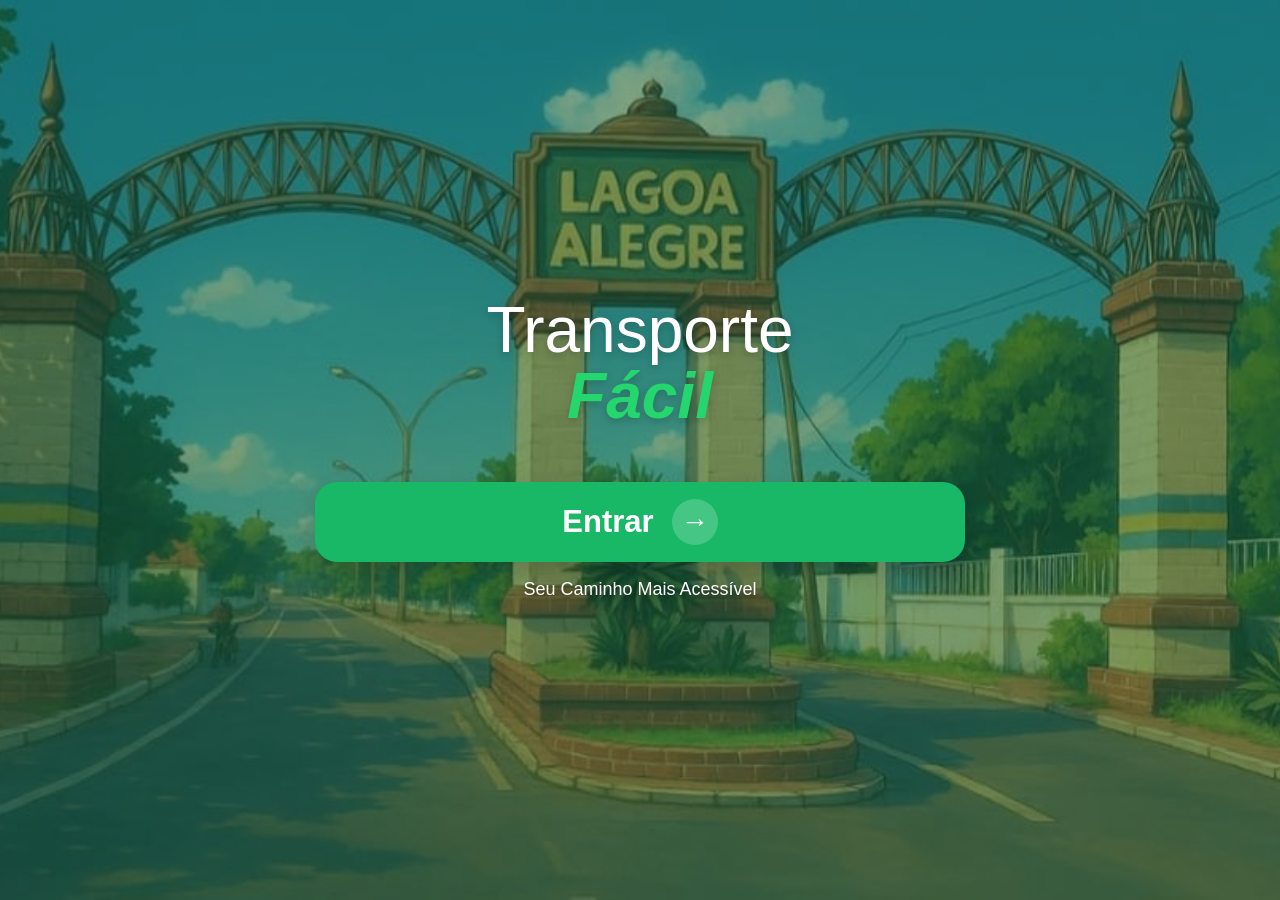
<file: index.html>
<!DOCTYPE html>
<html lang="pt-BR">
<head>
    <meta charset="UTF-8">
    <meta name="viewport" content="width=device-width, initial-scale=1.0">
    <meta http-equiv="refresh" content="0; url=tela_inicial.html">
    <title>Transporte Fácil</title>
</head>
<body>
    <p>Carregando Transporte Fácil...</p>
</body>
</html>
</file>
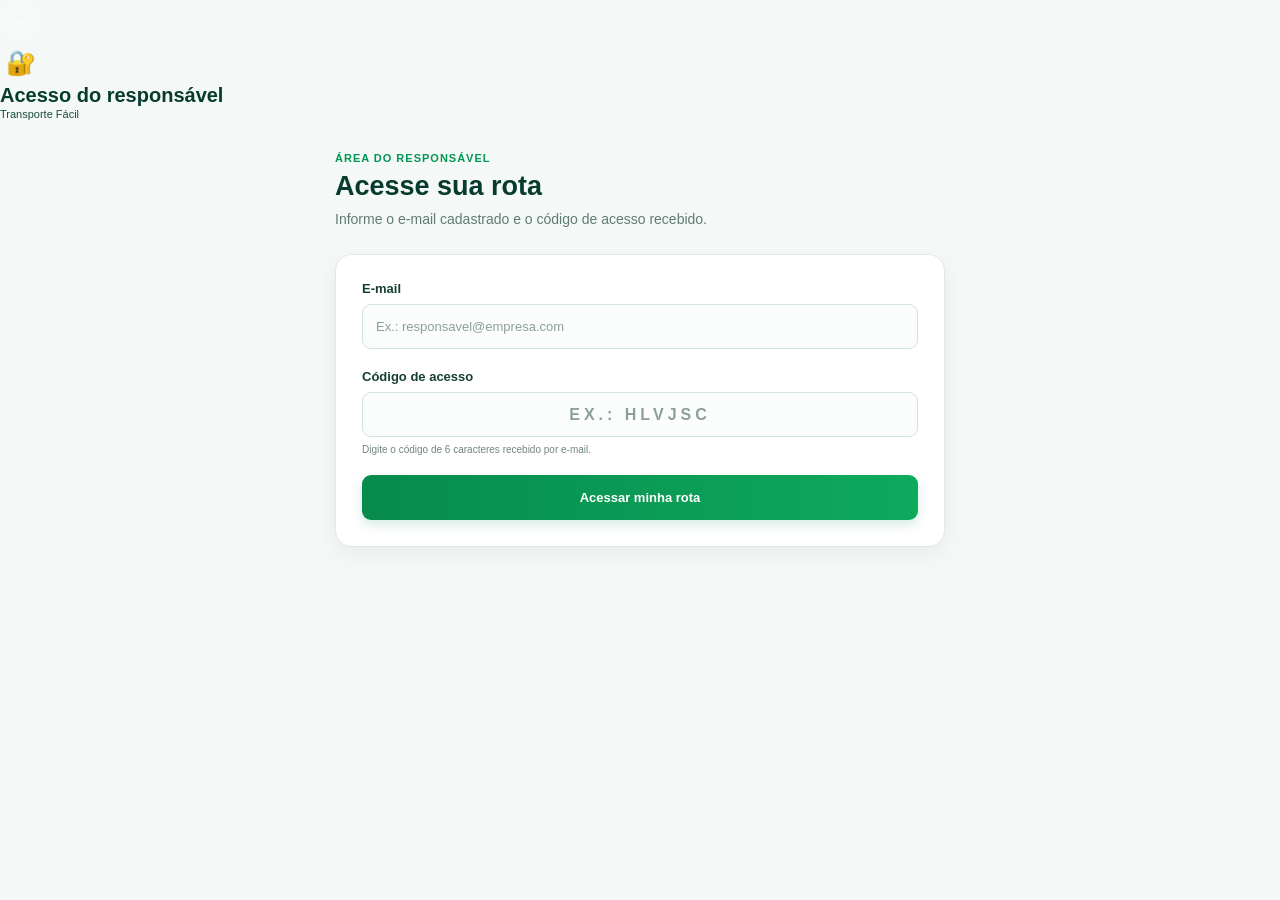
<file: area_responsavel.html>
<!DOCTYPE html>
<html lang="pt-BR">

<head>
    <meta charset="UTF-8">
    <meta name="viewport" content="width=device-width, initial-scale=1.0">

    <title>Acesso do Responsável - Transporte Fácil</title>

    <link rel="stylesheet" href="css/area_responsavel.css">
</head>

<body>
    <header class="header-responsavel">

        <div class="header-esquerda">

            <button
                type="button"
                class="btn-voltar"
                id="btnVoltar"
                aria-label="Voltar"
            >
                ←
            </button>

            <div class="icone-cadeado">
                🔐
            </div>

            <div class="titulo-header">

                <h1>Acesso do responsável</h1>

                <span>Transporte Fácil</span>

            </div>

        </div>

    </header>
    <main class="area-container">

        <section class="area-introducao">

            <span class="area-label">
                ÁREA DO RESPONSÁVEL
            </span>

            <h2>
                Acesse sua rota
            </h2>

            <p>
                Informe o e-mail cadastrado e o código de acesso recebido.
            </p>

        </section>
        <section class="acesso-card">

            <form id="formResponsavel" novalidate>
                <div class="campo">

                    <label for="email">
                        E-mail
                    </label>

                    <input
                        type="email"
                        id="email"
                        name="email"
                        placeholder="Ex.: responsavel@empresa.com"
                        autocomplete="email"
                        required
                    >

                    <small
                        class="mensagem-erro"
                        id="erroEmail"
                    ></small>

                </div>
                <div class="campo">

                    <label for="codigo">
                        Código de acesso
                    </label>

                    <input
                        type="text"
                        id="codigo"
                        name="codigo"
                        placeholder="EX.: HLVJSC"
                        maxlength="6"
                        autocomplete="off"
                        required
                    >

                    <small class="campo-ajuda">
                        Digite o código de 6 caracteres recebido por e-mail.
                    </small>

                    <small
                        class="mensagem-erro"
                        id="erroCodigo"
                    ></small>

                </div>
                <button
                    type="submit"
                    class="btn-acessar"
                    id="btnAcessar"
                >
                    Acessar minha rota
                </button>

            </form>

        </section>

    </main>


    <script src="js/area_responsavel.js"></script>

</body>

</html>
</file>
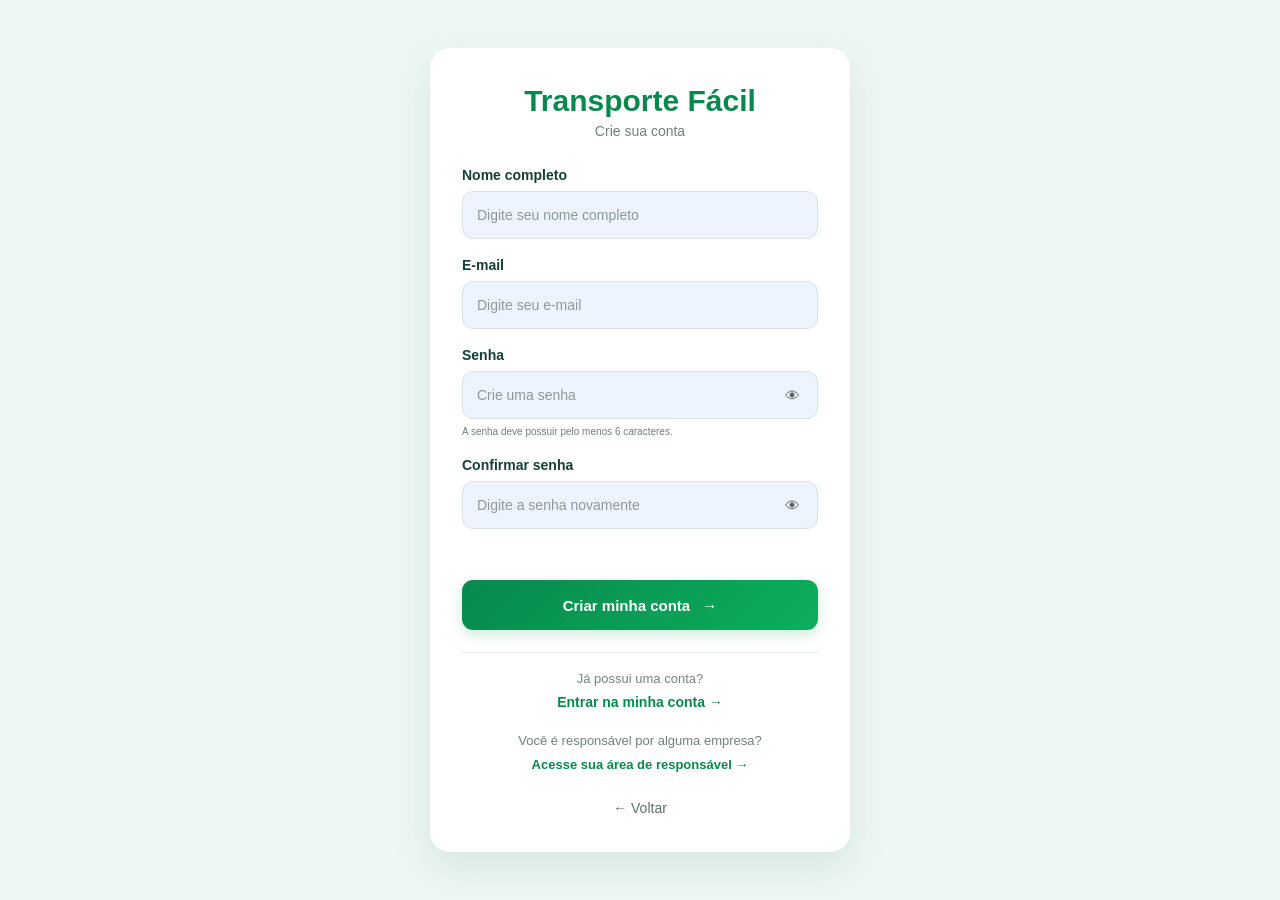
<file: cadastro.html>
<!DOCTYPE html>
<html lang="pt-BR">

<head>
    <meta charset="UTF-8">
    <meta name="viewport" content="width=device-width, initial-scale=1.0">

    <title>Criar conta - Transporte Fácil</title>

    <link rel="stylesheet" href="css/cadastro.css">
</head>

<body>

    <main class="cadastro-container">

        <section class="cadastro-card">

            <h1>Transporte Fácil</h1>

            <p class="subtitulo">
                Crie sua conta
            </p>


            <!-- FORMULÁRIO -->

            <form id="formCadastro">

                <!-- NOME -->

                <div class="campo">

                    <label for="nome">
                        Nome completo
                    </label>

                    <input
                        type="text"
                        id="nome"
                        name="nome"
                        placeholder="Digite seu nome completo"
                        autocomplete="name"
                        required
                    >

                </div>


                <!-- E-MAIL -->

                <div class="campo">

                    <label for="email">
                        E-mail
                    </label>

                    <input
                        type="email"
                        id="email"
                        name="email"
                        placeholder="Digite seu e-mail"
                        autocomplete="email"
                        required
                    >

                </div>


                <!-- SENHA -->

                <div class="campo">

                    <label for="senha">
                        Senha
                    </label>

                    <div class="senha-container">

                        <input
                            type="password"
                            id="senha"
                            name="senha"
                            placeholder="Crie uma senha"
                            autocomplete="new-password"
                            minlength="6"
                            required
                        >

                        <button
                            type="button"
                            id="mostrarSenha"
                            class="btn-senha"
                            aria-label="Mostrar senha"
                        >
                            👁
                        </button>

                    </div>

                    <small>
                        A senha deve possuir pelo menos 6 caracteres.
                    </small>

                </div>


                <!-- CONFIRMAR SENHA -->

                <div class="campo">

                    <label for="confirmarSenha">
                        Confirmar senha
                    </label>

                    <div class="senha-container">

                        <input
                            type="password"
                            id="confirmarSenha"
                            name="confirmarSenha"
                            placeholder="Digite a senha novamente"
                            autocomplete="new-password"
                            minlength="6"
                            required
                        >

                        <button
                            type="button"
                            id="mostrarConfirmarSenha"
                            class="btn-senha"
                            aria-label="Mostrar confirmação da senha"
                        >
                            👁
                        </button>

                    </div>

                </div>


                <!-- MENSAGEM -->

                <p
                    id="mensagem"
                    class="mensagem"
                    aria-live="polite"
                ></p>


                <!-- BOTÃO -->

                <button
                    type="submit"
                    class="btn-cadastrar"
                >
                    Criar minha conta
                    <span>→</span>
                </button>

            </form>


            <!-- LOGIN -->

            <div class="area-login">

                <p>
                    Já possui uma conta?
                </p>

                <a href="login.html">
                    Entrar na minha conta →
                </a>

            </div>


            <!-- RESPONSÁVEL -->

            <div class="area-responsavel">

                <p>
                    Você é responsável por alguma empresa?
                </p>

                <a href="area_responsavel.html">
                    Acesse sua área de responsável →
                </a>

            </div>


            <!-- VOLTAR -->

            <button
                type="button"
                id="btnVoltar"
                class="btn-voltar"
            >
                ← Voltar
            </button>

        </section>

    </main>


    <script src="js/cadastro.js"></script>

</body>

</html>
</file>
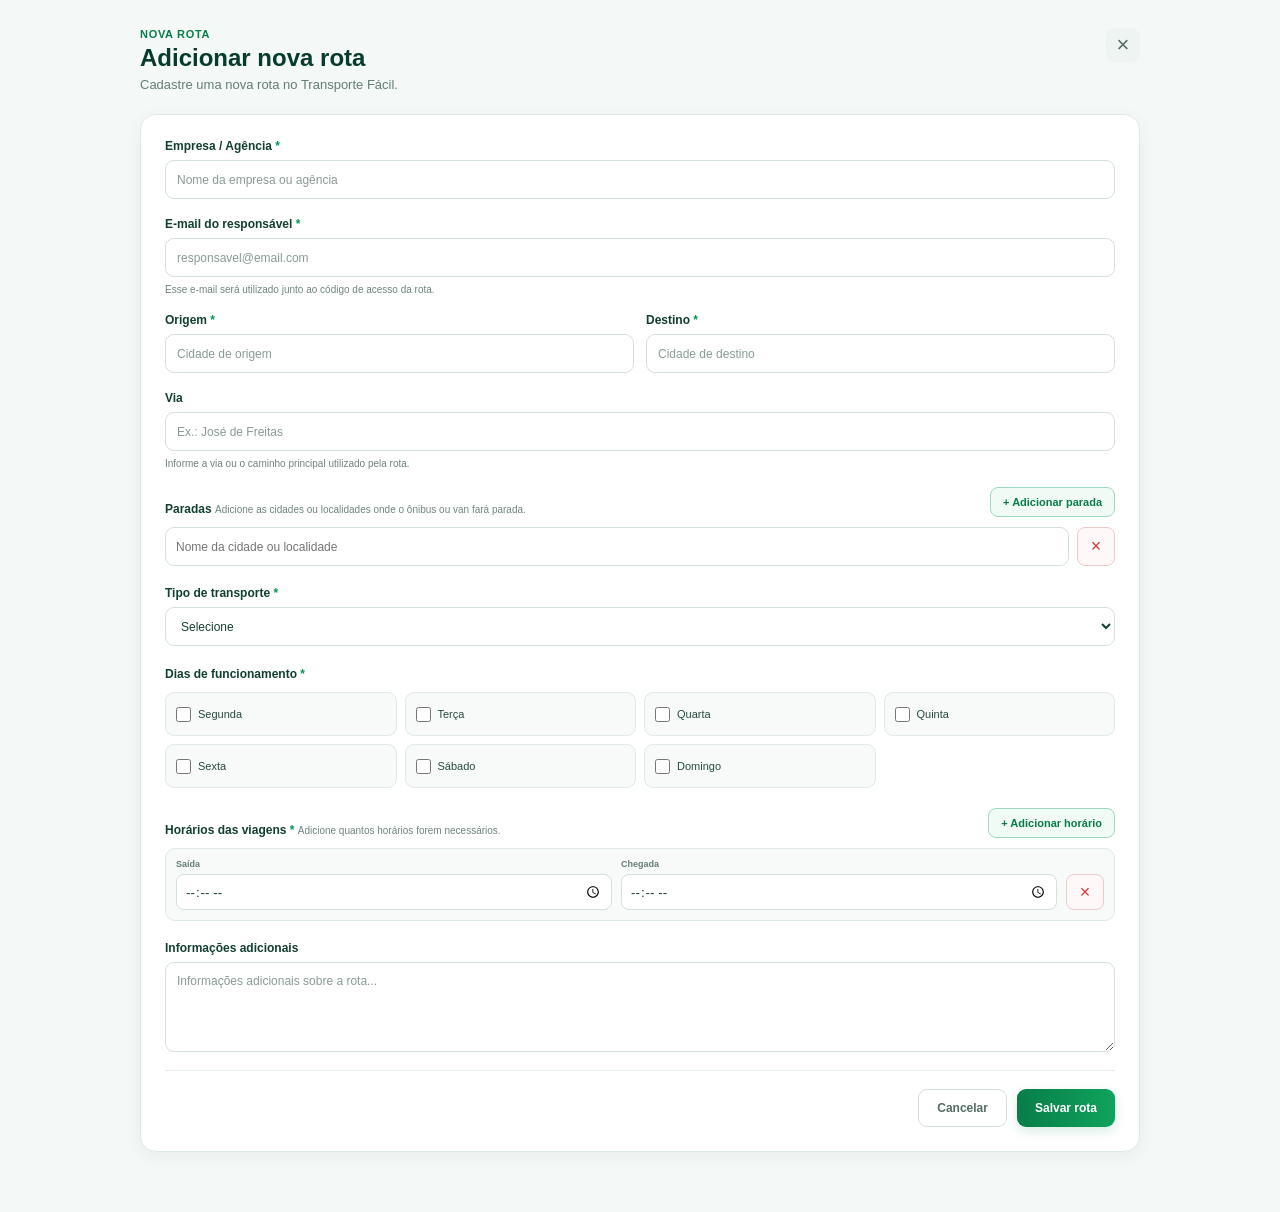
<file: criar_rota.html>
<!DOCTYPE html>
<html lang="pt-BR">

<head>
    <meta charset="UTF-8">
    <meta name="viewport" content="width=device-width, initial-scale=1.0">

    <title>Adicionar nova rota - Transporte Fácil</title>

    <link rel="stylesheet" href="css/criar_rota.css">
</head>

<body>

    <main class="pagina">

        <header class="cabecalho">

            <div>
                <span class="titulo-pequeno">
                    NOVA ROTA
                </span>

                <h1>
                    Adicionar nova rota
                </h1>

                <p>
                    Cadastre uma nova rota no Transporte Fácil.
                </p>
            </div>

            <button
                type="button"
                class="btn-fechar"
                id="btnFechar"
                aria-label="Voltar"
            >
                ×
            </button>

        </header>


        <form id="formCriarRota" class="formulario">


            <div class="campo campo-completo">

                <label for="empresa">
                    Empresa / Agência <span>*</span>
                </label>

                <input
                    type="text"
                    id="empresa"
                    name="empresa"
                    placeholder="Nome da empresa ou agência"
                    required
                >

            </div>


            <div class="campo campo-completo">

                <label for="emailResponsavel">
                    E-mail do responsável <span>*</span>
                </label>

                <input
                    type="email"
                    id="emailResponsavel"
                    name="emailResponsavel"
                    placeholder="responsavel@email.com"
                    required
                >

                <small>
                    Esse e-mail será utilizado junto ao código de acesso da rota.
                </small>

            </div>

            <div class="linha-dois">

                <div class="campo">

                    <label for="origem">
                        Origem <span>*</span>
                    </label>

                    <input
                        type="text"
                        id="origem"
                        name="origem"
                        placeholder="Cidade de origem"
                        required
                    >

                </div>


                <div class="campo">

                    <label for="destino">
                        Destino <span>*</span>
                    </label>

                    <input
                        type="text"
                        id="destino"
                        name="destino"
                        placeholder="Cidade de destino"
                        required
                    >

                </div>

            </div>


            <div class="campo campo-completo">

                <label for="via">
                    Via
                </label>

                <input
                    type="text"
                    id="via"
                    name="via"
                    placeholder="Ex.: José de Freitas"
                >

                <small>
                    Informe a via ou o caminho principal utilizado pela rota.
                </small>

            </div>

            <section class="secao-paradas">

                <div class="titulo-secao">

                    <div>

                        <label>
                            Paradas
                        </label>

                        <small>
                            Adicione as cidades ou localidades onde o ônibus ou van fará parada.
                        </small>

                    </div>

                    <button
                        type="button"
                        class="btn-adicionar"
                        id="btnAdicionarParada"
                    >
                        + Adicionar parada
                    </button>

                </div>


                <div
                    id="listaParadas"
                    class="lista-paradas"
                >

                    <div class="parada-item">

                        <input
                            type="text"
                            name="paradas[]"
                            placeholder="Nome da cidade ou localidade"
                        >

                        <button
                            type="button"
                            class="btn-remover-parada"
                            title="Remover parada"
                        >
                            ×
                        </button>

                    </div>

                </div>

            </section>

            <div class="campo campo-completo">

                <label for="tipoTransporte">
                    Tipo de transporte <span>*</span>
                </label>

                <select
                    id="tipoTransporte"
                    name="tipoTransporte"
                    required
                >

                    <option value="">
                        Selecione
                    </option>

                    <option value="onibus">
                        Ônibus
                    </option>

                    <option value="van">
                        Van
                    </option>

                </select>

            </div>

            <section class="secao-dias">

                <div class="titulo-secao">

                    <div>

                        <label>
                            Dias de funcionamento <span>*</span>
                        </label>

                    </div>

                </div>


                <div class="dias-grid">

                    <label class="dia-item">

                        <input
                            type="checkbox"
                            name="dias[]"
                            value="segunda"
                        >

                        <span>
                            Segunda
                        </span>

                    </label>


                    <label class="dia-item">

                        <input
                            type="checkbox"
                            name="dias[]"
                            value="terca"
                        >

                        <span>
                            Terça
                        </span>

                    </label>


                    <label class="dia-item">

                        <input
                            type="checkbox"
                            name="dias[]"
                            value="quarta"
                        >

                        <span>
                            Quarta
                        </span>

                    </label>


                    <label class="dia-item">

                        <input
                            type="checkbox"
                            name="dias[]"
                            value="quinta"
                        >

                        <span>
                            Quinta
                        </span>

                    </label>


                    <label class="dia-item">

                        <input
                            type="checkbox"
                            name="dias[]"
                            value="sexta"
                        >

                        <span>
                            Sexta
                        </span>

                    </label>


                    <label class="dia-item">

                        <input
                            type="checkbox"
                            name="dias[]"
                            value="sabado"
                        >

                        <span>
                            Sábado
                        </span>

                    </label>


                    <label class="dia-item">

                        <input
                            type="checkbox"
                            name="dias[]"
                            value="domingo"
                        >

                        <span>
                            Domingo
                        </span>

                    </label>

                </div>

            </section>

            <section class="secao-horarios">

                <div class="titulo-secao">

                    <div>

                        <label>
                            Horários das viagens <span>*</span>
                        </label>

                        <small>
                            Adicione quantos horários forem necessários.
                        </small>

                    </div>

                    <button
                        type="button"
                        class="btn-adicionar"
                        id="btnAdicionarHorario"
                    >
                        + Adicionar horário
                    </button>

                </div>


                <div
                    id="listaHorarios"
                    class="lista-horarios"
                >

                    <div class="horario-item">

                        <div class="horario-campo">

                            <label>
                                Saída
                            </label>

                            <input
                                type="time"
                                name="saida[]"
                                required
                            >

                        </div>


                        <div class="horario-campo">

                            <label>
                                Chegada
                            </label>

                            <input
                                type="time"
                                name="chegada[]"
                                required
                            >

                        </div>


                        <button
                            type="button"
                            class="btn-remover-horario"
                            title="Remover horário"
                        >
                            ×
                        </button>

                    </div>

                </div>

            </section>


            <div class="campo campo-completo">

                <label for="informacoes">
                    Informações adicionais
                </label>

                <textarea
                    id="informacoes"
                    name="informacoes"
                    rows="4"
                    placeholder="Informações adicionais sobre a rota..."
                ></textarea>

            </div>

            <div class="acoes-formulario">

                <button
                    type="button"
                    class="btn-cancelar"
                    id="btnCancelar"
                >
                    Cancelar
                </button>


                <button
                    type="submit"
                    class="btn-salvar"
                >
                    Salvar rota
                </button>

            </div>

        </form>

    </main>


    <script src="js/criar_rota.js"></script>

</body>

</html>
</file>
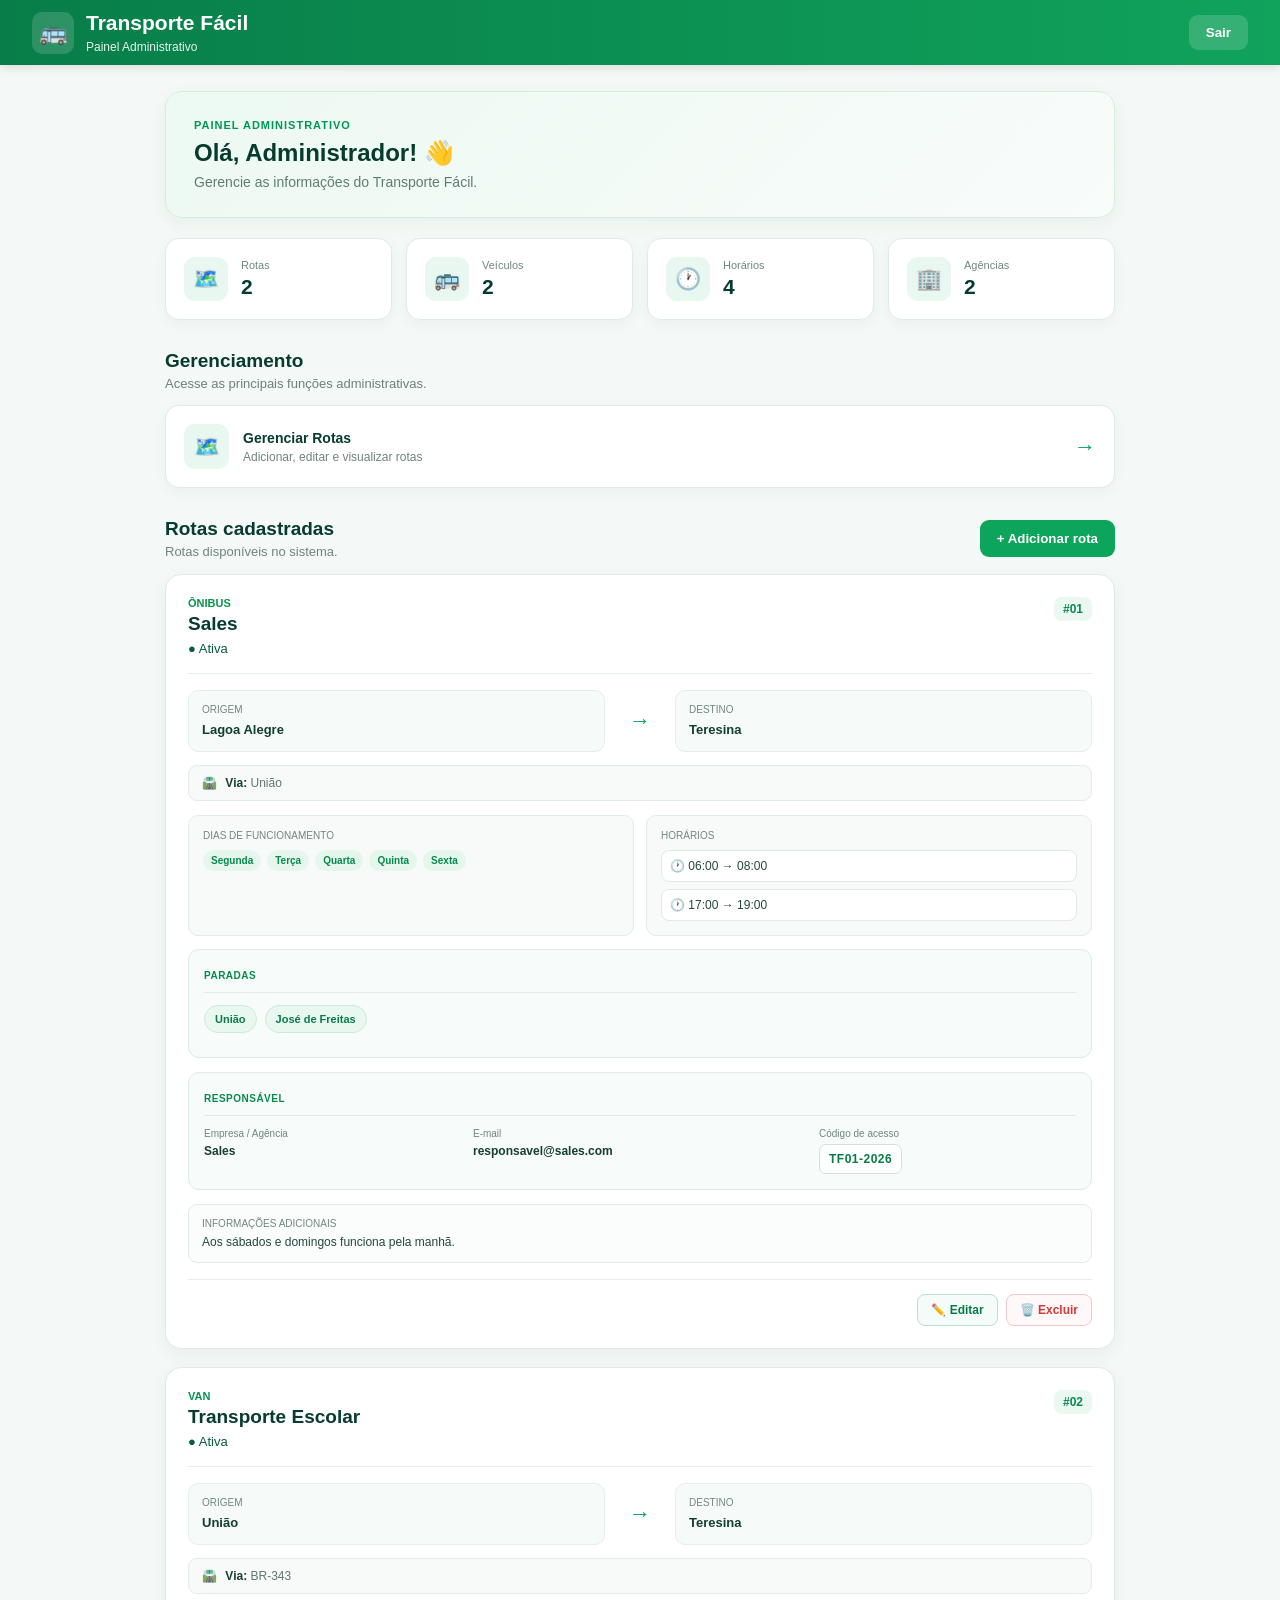
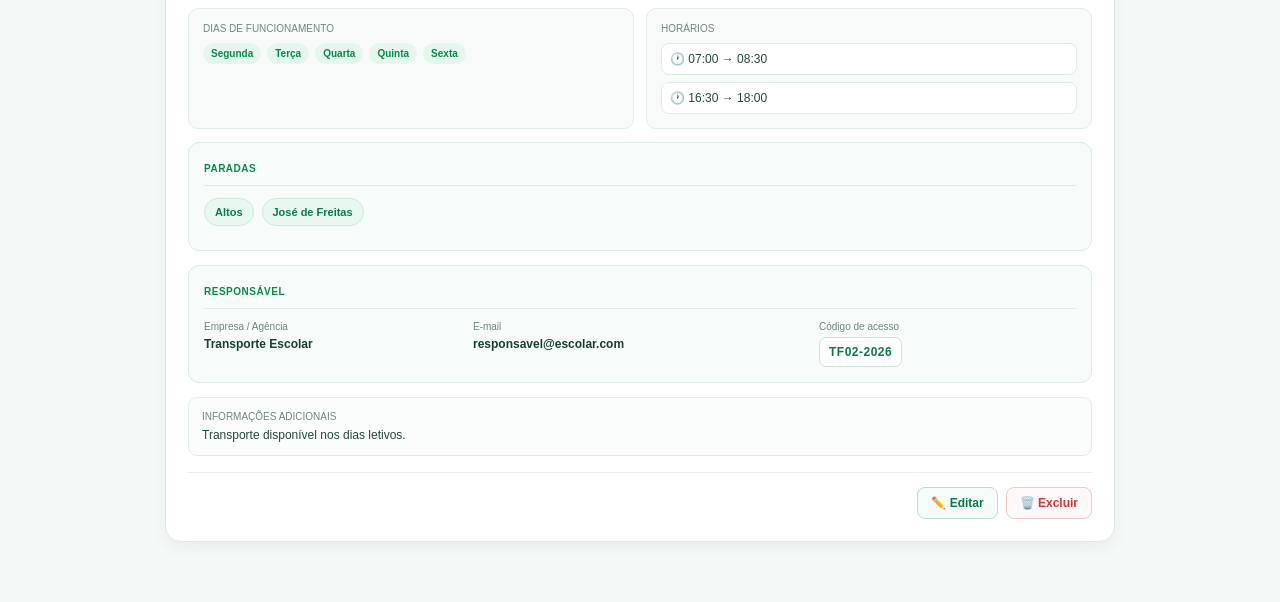
<file: dashboard.html>
<!DOCTYPE html>
<html lang="pt-BR">

<head>
    <meta charset="UTF-8">

    <meta name="viewport" content="width=device-width, initial-scale=1.0">

    <title>Dashboard - Transporte Fácil</title>

    <link rel="stylesheet" href="css/dashboard.css">
</head>

<body>



    <header class="header-dashboard">

        <div class="logo-area">

            <div class="logo-icon">
                🚌
            </div>

            <div>
                <h1>Transporte Fácil</h1>

                <span>
                    Painel Administrativo
                </span>
            </div>

        </div>

        <button
            type="button"
            class="btn-sair"
            id="btnSair"
        >
            Sair
        </button>

    </header>




    <main class="dashboard-container">


        <!-- BOAS-VINDAS -->

        <section class="welcome-card">

            <span class="welcome-label">
                PAINEL ADMINISTRATIVO
            </span>

            <h2>
                Olá, Administrador! 👋
            </h2>

            <p>
                Gerencie as informações do Transporte Fácil.
            </p>

        </section>




        <section class="resumo-grid">


            <!-- ROTAS -->

            <div class="resumo-card">

                <div class="resumo-icon">
                    🗺️
                </div>

                <div class="resumo-info">

                    <span>
                        Rotas
                    </span>

                    <strong id="totalRotas">
                        4
                    </strong>

                </div>

            </div>


            <!-- VEÍCULOS -->

            <div class="resumo-card">

                <div class="resumo-icon">
                    🚌
                </div>

                <div class="resumo-info">

                    <span>
                        Veículos
                    </span>

                    <strong id="totalVeiculos">
                        4
                    </strong>

                </div>

            </div>


            <!-- HORÁRIOS -->

            <div class="resumo-card">

                <div class="resumo-icon">
                    🕐
                </div>

                <div class="resumo-info">

                    <span>
                        Horários
                    </span>

                    <strong id="totalHorarios">
                        8
                    </strong>

                </div>

            </div>


            <!-- AGÊNCIAS -->

            <div class="resumo-card">

                <div class="resumo-icon">
                    🏢
                </div>

                <div class="resumo-info">

                    <span>
                        Agências
                    </span>

                    <strong id="totalAgencias">
                        4
                    </strong>

                </div>

            </div>

        </section>




        <section class="gerenciamento">

            <div class="section-title">

                <h2>
                    Gerenciamento
                </h2>

                <p>
                    Acesse as principais funções administrativas.
                </p>

            </div>


            <div class="gerenciamento-grid">

                <button
                    type="button"
                    class="gerenciamento-card"
                    id="btnGerenciarRotas"
                >

                    <div class="gerenciamento-icon">
                        🗺️
                    </div>

                    <div class="gerenciamento-text">

                        <strong>
                            Gerenciar Rotas
                        </strong>

                        <span>
                            Adicionar, editar e visualizar rotas
                        </span>

                    </div>

                    <span class="seta">
                        →
                    </span>

                </button>

            </div>

        </section>




        <section
            class="rotas-section"
            id="secaoRotas"
        >

            <div class="rotas-header">

                <div>

                    <h2>
                        Rotas cadastradas
                    </h2>

                    <p>
                        Rotas disponíveis no sistema.
                    </p>

                </div>


                <button
                    type="button"
                    class="btn-adicionar"
                    id="btnAdicionarRota"
                >
                    + Adicionar rota
                </button>

            </div>


            <!-- ROTAS -->

            <div id="listaRotas"></div>

        </section>

    </main>




    <div
        class="modal-overlay"
        id="modalRota"
        hidden
    >

        <div class="modal">


            <div class="modal-header">

                <div>

                    <span class="welcome-label">
                        GERENCIAR ROTA
                    </span>

                    <h2 id="tituloModal">
                        Adicionar nova rota
                    </h2>

                </div>


                <button
                    type="button"
                    class="btn-fechar"
                    id="btnFecharModal"
                    aria-label="Fechar"
                >
                    ×
                </button>

            </div>


            <!-- FORMULÁRIO -->

            <form id="formRota">


                <div class="campo">

                    <label for="empresa">
                        Empresa / Agência *
                    </label>

                    <input
                        type="text"
                        id="empresa"
                        placeholder="Nome da empresa"
                        required
                    >

                </div>


                <div class="form-grid">


                    <div class="campo">

                        <label for="origem">
                            Origem *
                        </label>

                        <input
                            type="text"
                            id="origem"
                            placeholder="Cidade de origem"
                            required
                        >

                    </div>


                    <div class="campo">

                        <label for="destino">
                            Destino *
                        </label>

                        <input
                            type="text"
                            id="destino"
                            placeholder="Cidade de destino"
                            required
                        >

                    </div>

                </div>


                <div class="campo">

                    <label for="via">
                        Via
                    </label>

                    <input
                        type="text"
                        id="via"
                        placeholder="Ex.: União"
                    >

                </div>


                <div class="form-grid">


                    <div class="campo">

                        <label for="tipoTransporte">
                            Tipo de transporte *
                        </label>

                        <select
                            id="tipoTransporte"
                            required
                        >

                            <option value="">
                                Selecione
                            </option>

                            <option value="Ônibus">
                                Ônibus
                            </option>

                            <option value="Van">
                                Van
                            </option>

                        </select>

                    </div>


                    <div class="campo">

                        <label for="horarios">
                            Horários
                        </label>

                        <input
                            type="text"
                            id="horarios"
                            placeholder="Ex.: 06:00, 12:00"
                        >

                    </div>

                </div>


                <div class="campo">

                    <label for="paradas">
                        Paradas
                    </label>

                    <input
                        type="text"
                        id="paradas"
                        placeholder="Ex.: União, Altos"
                    >

                </div>


                <div class="campo">

                    <label for="informacoes">
                        Informações adicionais
                    </label>

                    <textarea
                        id="informacoes"
                        rows="3"
                        placeholder="Informações sobre a rota..."
                    ></textarea>

                </div>


                <!-- AÇÕES -->

                <div class="modal-acoes">

                    <button
                        type="button"
                        class="btn-cancelar"
                        id="btnCancelar"
                    >
                        Cancelar
                    </button>


                    <button
                        type="submit"
                        class="btn-salvar"
                    >
                        ✓ Salvar rota
                    </button>

                </div>


            </form>

        </div>

    </div>




    <script src="js/dashboard.js"></script>

</body>

</html>
</file>
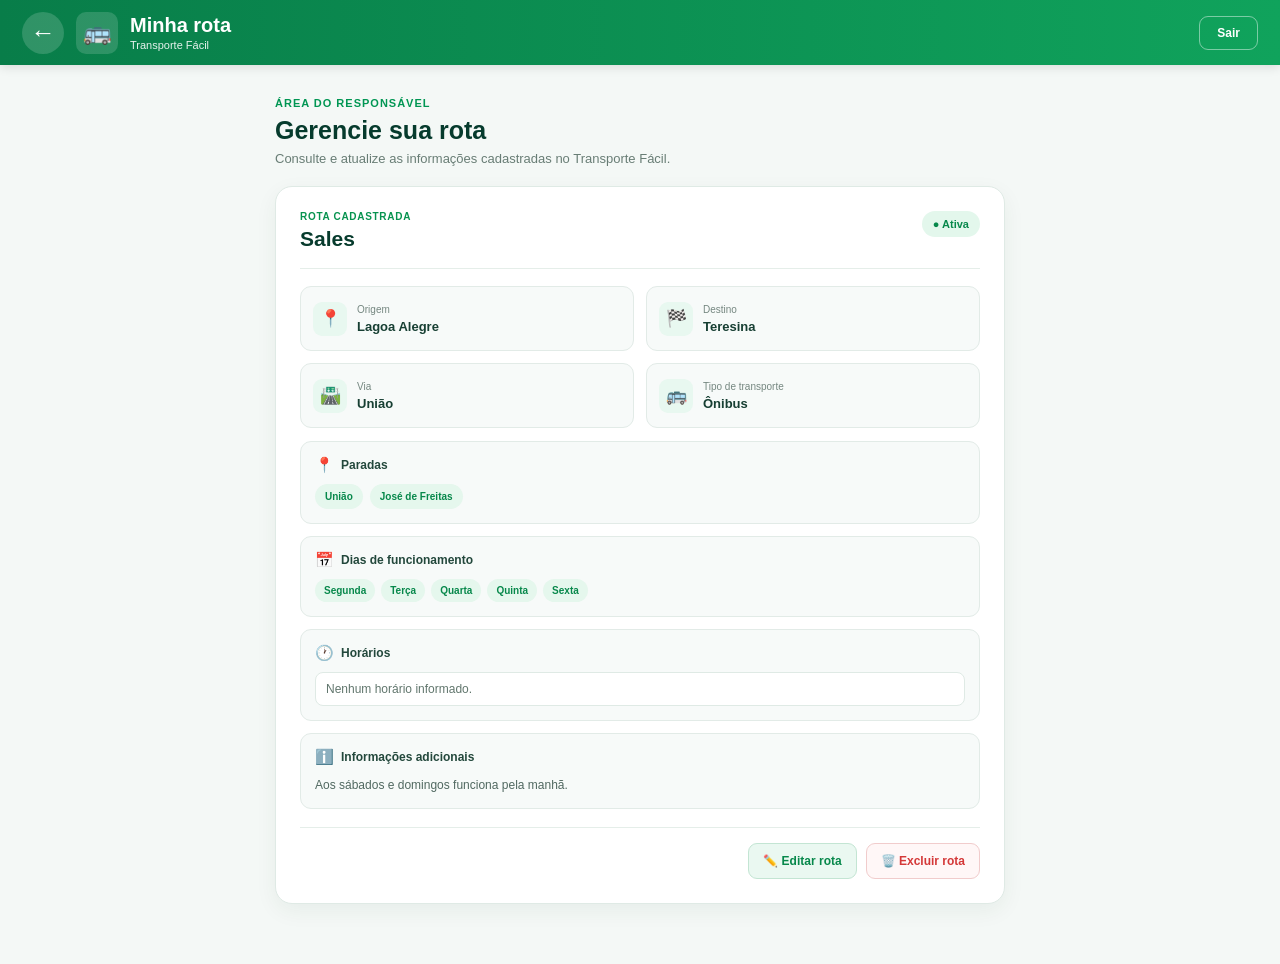
<file: dashboard_responsavel.html>
<!DOCTYPE html>
<html lang="pt-BR">

<head>
    <meta charset="UTF-8">
    <meta name="viewport" content="width=device-width, initial-scale=1.0">

    <title>Minha Rota - Transporte Fácil</title>

    <link
        rel="stylesheet"
        href="css/dashboard_responsavel.css"
    >
</head>

<body>

    <!-- =====================================================
         CABEÇALHO
    ====================================================== -->

    <header class="header-responsavel">

        <div class="header-esquerda">

            <button
                type="button"
                class="btn-voltar"
                id="btnVoltar"
                aria-label="Voltar"
            >
                ←
            </button>

            <div class="header-logo">
                🚌
            </div>

            <div class="header-titulo">

                <h1>
                    Minha rota
                </h1>

                <span>
                    Transporte Fácil
                </span>

            </div>

        </div>


        <button
            type="button"
            class="btn-sair"
            id="btnSair"
        >
            Sair
        </button>

    </header>


    <!-- =====================================================
         CONTEÚDO
    ====================================================== -->

    <main class="responsavel-container">


        <!-- INTRODUÇÃO -->

        <section class="introducao">

            <span class="etiqueta">
                ÁREA DO RESPONSÁVEL
            </span>

            <h2>
                Gerencie sua rota
            </h2>

            <p>
                Consulte e atualize as informações cadastradas no Transporte Fácil.
            </p>

        </section>


        <!-- =================================================
             CARD PRINCIPAL
        ================================================== -->

        <section class="rota-card">


            <!-- CABEÇALHO DA ROTA -->

            <div class="rota-cabecalho">

                <div>

                    <span class="rota-label">
                        ROTA CADASTRADA
                    </span>

                    <h3 id="empresaNome">
                        Sales
                    </h3>

                </div>

                <span class="status ativo">
                    ● Ativa
                </span>

            </div>


            <div class="separador"></div>


            <!-- =================================================
                 INFORMAÇÕES PRINCIPAIS
            ================================================== -->

            <div class="informacoes-grid">


                <!-- ORIGEM -->

                <div class="informacao-box">

                    <div class="informacao-icone">
                        📍
                    </div>

                    <div>

                        <span>
                            Origem
                        </span>

                        <strong id="origem">
                            Lagoa Alegre
                        </strong>

                    </div>

                </div>


                <!-- DESTINO -->

                <div class="informacao-box">

                    <div class="informacao-icone">
                        🏁
                    </div>

                    <div>

                        <span>
                            Destino
                        </span>

                        <strong id="destino">
                            Teresina
                        </strong>

                    </div>

                </div>


                <!-- VIA -->

                <div class="informacao-box">

                    <div class="informacao-icone">
                        🛣️
                    </div>

                    <div>

                        <span>
                            Via
                        </span>

                        <strong id="via">
                            União
                        </strong>

                    </div>

                </div>


                <!-- TIPO DE TRANSPORTE -->

                <div class="informacao-box">

                    <div class="informacao-icone">
                        🚌
                    </div>

                    <div>

                        <span>
                            Tipo de transporte
                        </span>

                        <strong id="tipoTransporte">
                            Ônibus
                        </strong>

                    </div>

                </div>

            </div>


            <!-- =================================================
                 PARADAS
            ================================================== -->

            <div class="bloco-informacao">

                <div class="bloco-titulo">

                    <span class="bloco-icone">
                        📍
                    </span>

                    <span>
                        Paradas
                    </span>

                </div>


                <div
                    class="paradas"
                    id="paradasRota"
                >

                    <span class="parada">
                        União
                    </span>

                    <span class="parada">
                        José de Freitas
                    </span>

                </div>

            </div>


            <!-- =================================================
                 DIAS
            ================================================== -->

            <div class="bloco-informacao">

                <div class="bloco-titulo">

                    <span class="bloco-icone">
                        📅
                    </span>

                    <span>
                        Dias de funcionamento
                    </span>

                </div>


                <div
                    class="dias"
                    id="diasFuncionamento"
                >

                    <span>
                        Segunda
                    </span>

                    <span>
                        Terça
                    </span>

                    <span>
                        Quarta
                    </span>

                    <span>
                        Quinta
                    </span>

                    <span>
                        Sexta
                    </span>

                </div>

            </div>


            <!-- =================================================
                 HORÁRIOS
            ================================================== -->

            <div class="bloco-informacao">

                <div class="bloco-titulo">

                    <span class="bloco-icone">
                        🕐
                    </span>

                    <span>
                        Horários
                    </span>

                </div>


                <div class="horarios">

                    <div class="horario">

                        <span>
                            Horário 1
                        </span>

                        <strong>
                            08:00
                        </strong>

                        <span class="seta-horario">
                            →
                        </span>

                        <strong>
                            10:30
                        </strong>

                    </div>


                    <div class="horario">

                        <span>
                            Horário 2
                        </span>

                        <strong>
                            13:00
                        </strong>

                        <span class="seta-horario">
                            →
                        </span>

                        <strong>
                            15:00
                        </strong>

                    </div>

                </div>

            </div>


            <!-- =================================================
                 INFORMAÇÕES ADICIONAIS
            ================================================== -->

            <div class="bloco-informacao">

                <div class="bloco-titulo">

                    <span class="bloco-icone">
                        ℹ️
                    </span>

                    <span>
                        Informações adicionais
                    </span>

                </div>

                <p
                    class="informacao-adicional"
                    id="informacoesAdicionais"
                >
                    Aos sábados e domingos funciona pela manhã.
                </p>

            </div>


            <!-- =================================================
                 AÇÕES
            ================================================== -->

            <div class="acoes">

                <button
                    type="button"
                    class="btn-editar"
                    id="btnEditar"
                >
                    ✏️ Editar rota
                </button>

                <button
                    type="button"
                    class="btn-excluir"
                    id="btnExcluir"
                >
                    🗑️ Excluir rota
                </button>

            </div>

        </section>

    </main>


    <!-- =====================================================
         MODAL DE EXCLUSÃO
    ====================================================== -->

    <div
        class="modal-overlay"
        id="modalExcluir"
    >

        <div class="modal">

            <div class="modal-icone">
                ⚠️
            </div>

            <h3>
                Excluir rota?
            </h3>

            <p>
                Tem certeza de que deseja excluir esta rota?
                Essa ação não poderá ser desfeita.
            </p>

            <div class="modal-acoes">

                <button
                    type="button"
                    class="btn-cancelar"
                    id="btnCancelarExclusao"
                >
                    Cancelar
                </button>

                <button
                    type="button"
                    class="btn-confirmar-exclusao"
                    id="btnConfirmarExclusao"
                >
                    Excluir rota
                </button>

            </div>

        </div>

    </div>


    <!-- JAVASCRIPT -->

    <script src="js/dashboard_responsavel.js"></script>

</body>

</html>
</file>
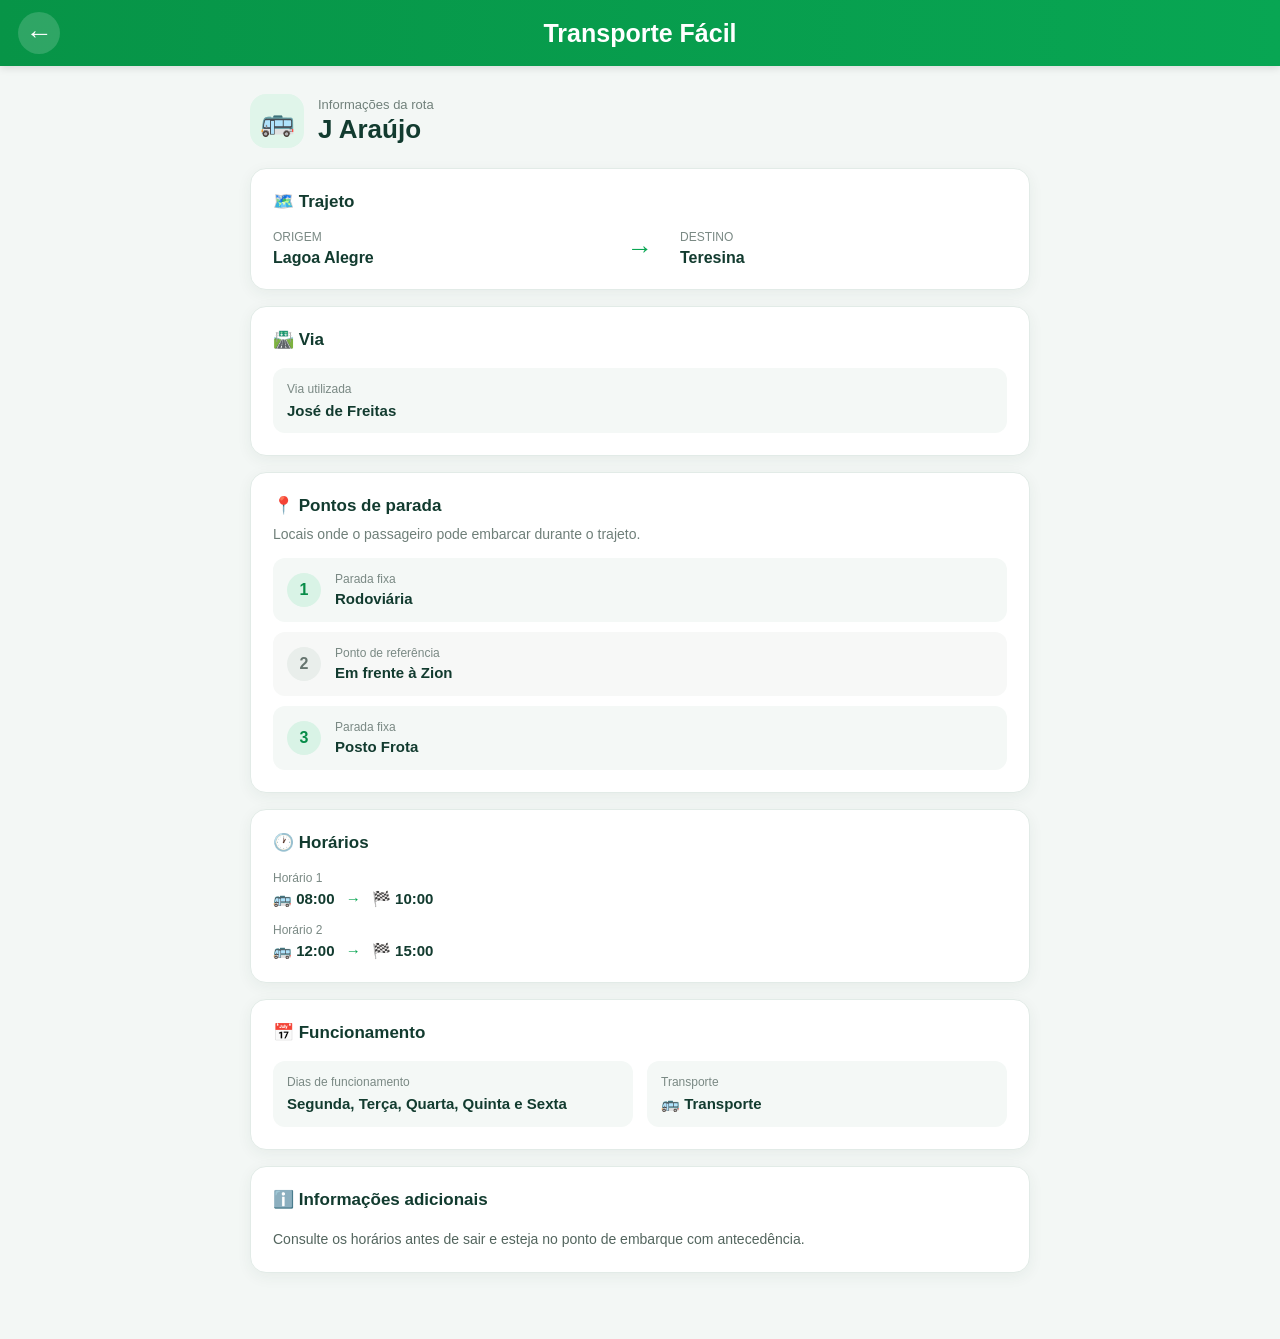
<file: informacoes_rota.html>
<!DOCTYPE html>
<html lang="pt-BR">
<head>
    <meta charset="UTF-8">
    <meta name="viewport" content="width=device-width, initial-scale=1.0">

    <title>Informações da Rota - Transporte Fácil</title>

    <link rel="stylesheet" href="css/informacoes_rota.css">
</head>

<body>

    <!-- CABEÇALHO -->
    <header class="cabecalho">

        <a href="tela_principal.html" class="btn-voltar" aria-label="Voltar">
            ←
        </a>

        <h1>Transporte Fácil</h1>

    </header>


    <!-- CONTEÚDO PRINCIPAL -->
    <main class="conteudo">

        <!-- IDENTIFICAÇÃO DA ROTA -->
        <section class="cabecalho-rota">

            <div class="icone-onibus">
                🚌
            </div>

            <div>
                <span class="subtitulo">Informações da rota</span>
                <h2>J Araújo</h2>
            </div>

        </section>


        <!-- TRAJETO -->
        <section class="card">

            <h3>🗺️ Trajeto</h3>

            <div class="trajeto">

                <div class="local">
                    <span>Origem</span>
                    <strong>Lagoa Alegre</strong>
                </div>

                <div class="seta">
                    →
                </div>

                <div class="local">
                    <span>Destino</span>
                    <strong>Teresina</strong>
                </div>

            </div>

        </section>


        <!-- VIA -->
        <section class="card">

            <h3>🛣️ Via</h3>

            <div class="informacao">

                <span>Via utilizada</span>

                <strong>José de Freitas</strong>

            </div>

        </section>


        <!-- PARADAS -->
        <section class="card">

            <h3>📍 Pontos de parada</h3>

            <p class="descricao">
                Locais onde o passageiro pode embarcar durante o trajeto.
            </p>

            <div class="paradas">

                <div class="parada fixa">
                    <div class="numero">1</div>

                    <div>
                        <span>Parada fixa</span>
                        <strong>Rodoviária</strong>
                    </div>
                </div>


                <div class="parada referencia">
                    <div class="numero">2</div>

                    <div>
                        <span>Ponto de referência</span>
                        <strong>Em frente à Zion</strong>
                    </div>
                </div>


                <div class="parada fixa">
                    <div class="numero">3</div>

                    <div>
                        <span>Parada fixa</span>
                        <strong>Posto Frota</strong>
                    </div>
                </div>

            </div>

        </section>


        <!-- HORÁRIOS -->
        <section class="card">

            <h3>🕐 Horários</h3>

            <div class="horarios">

                <div class="horario">
                    <span>Horário 1</span>

                    <strong>
                        🚌 08:00
                        <b>→</b>
                        🏁 10:00
                    </strong>
                </div>


                <div class="horario">
                    <span>Horário 2</span>

                    <strong>
                        🚌 12:00
                        <b>→</b>
                        🏁 15:00
                    </strong>
                </div>

            </div>

        </section>


        <!-- FUNCIONAMENTO -->
        <section class="card">

            <h3>📅 Funcionamento</h3>

            <div class="funcionamento">

                <div class="informacao">
                    <span>Dias de funcionamento</span>

                    <strong>
                        Segunda, Terça, Quarta, Quinta e Sexta
                    </strong>
                </div>


                <div class="informacao">
                    <span>Transporte</span>

                    <strong>
                        🚌 Transporte
                    </strong>
                </div>

            </div>

        </section>


        <!-- INFORMAÇÕES ADICIONAIS -->
        <section class="card">

            <h3>ℹ️ Informações adicionais</h3>

            <p class="texto-adicional">
                Consulte os horários antes de sair e esteja no ponto
                de embarque com antecedência.
            </p>

        </section>

    </main>

</body>
</html>
</file>
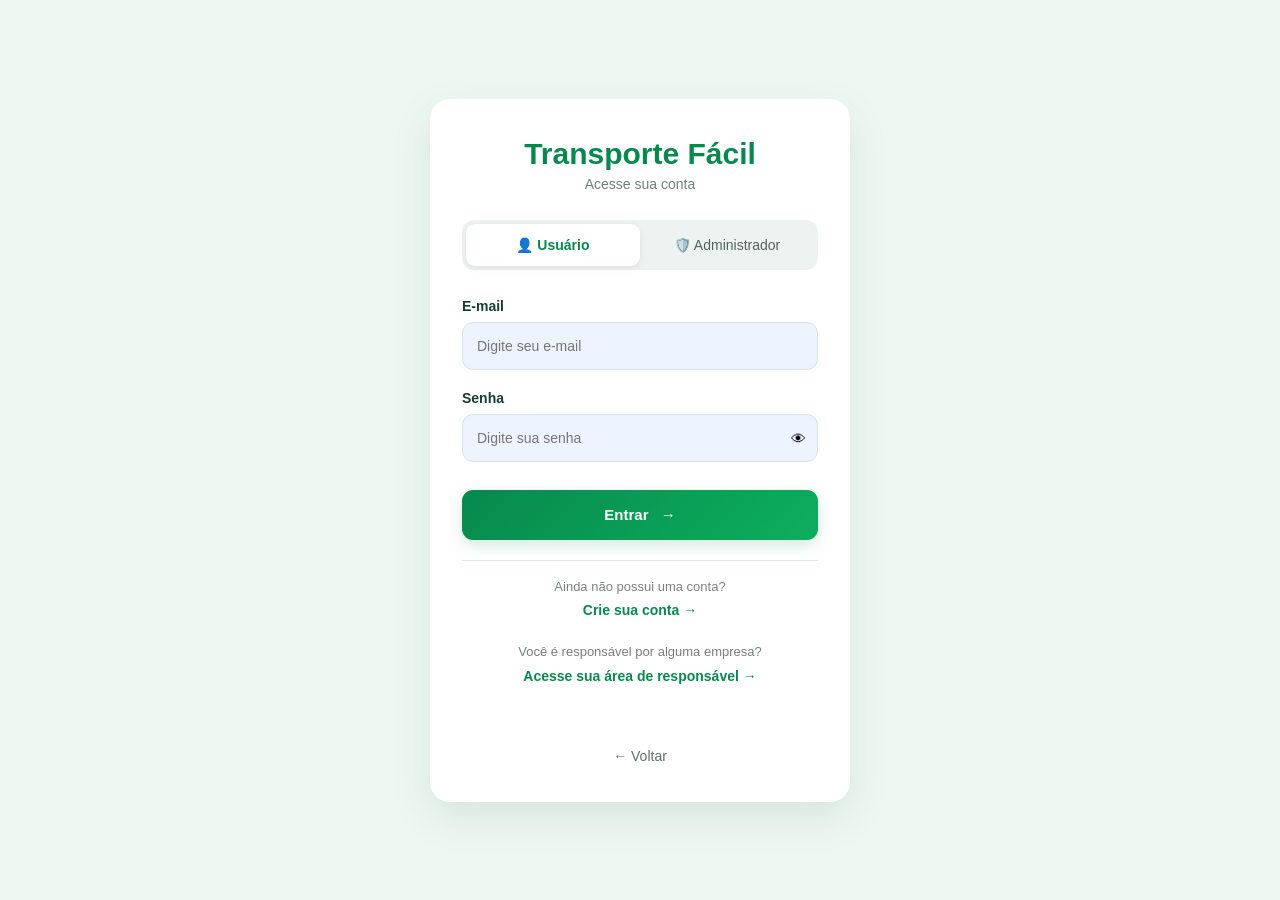
<file: login.html>
<!DOCTYPE html>
<html lang="pt-BR">
<head>
    <meta charset="UTF-8">
    <meta name="viewport" content="width=device-width, initial-scale=1.0">

    <title>Login - Transporte Fácil</title>

    <link rel="stylesheet" href="css/login.css">
</head>

<body>

    <main class="login-container">

        <section class="login-card">

            <h1>Transporte Fácil</h1>

            <p class="subtitulo">Acesse sua conta</p>

            <!-- SELEÇÃO DO TIPO DE LOGIN -->
            <div class="tipo-login">

                <button
                    type="button"
                    id="btnUsuario"
                    class="tipo-btn ativo"
                >
                    👤 Usuário
                </button>

                <button
                    type="button"
                    id="btnAdministrador"
                    class="tipo-btn"
                >
                    🛡️ Administrador
                </button>

            </div>


            <!-- FORMULÁRIO -->
            <form id="formLogin">

                <div class="campo">

                    <label for="email">E-mail</label>

                    <input
                        type="email"
                        id="email"
                        name="email"
                        placeholder="Digite seu e-mail"
                        required
                    >

                </div>


                <div class="campo">

                    <label for="senha">Senha</label>

                    <div class="senha-container">

                        <input
                            type="password"
                            id="senha"
                            name="senha"
                            placeholder="Digite sua senha"
                            required
                        >

                        <button
                            type="button"
                            id="mostrarSenha"
                            class="btn-senha"
                            aria-label="Mostrar senha"
                        >
                            👁
                        </button>

                    </div>

                </div>


                <button
                    type="submit"
                    class="btn-entrar"
                >
                    Entrar
                    <span>→</span>
                </button>

            </form>


            <!-- ÁREA DE CADASTRO DO USUÁRIO -->
            <div
                id="areaCadastro"
                class="area-cadastro"
            >

                <p>Ainda não possui uma conta?</p>

                <a href="cadastro.html">
                    Crie sua conta →
                </a>

            </div>


            <!-- ÁREA DO RESPONSÁVEL -->
            <div class="responsavel-acesso">
    <p>Você é responsável por alguma empresa?</p>

    <a href="area_responsavel.html">
        Acesse sua área de responsável →
    </a>
</div>


            <!-- MENSAGEM -->
            <p
                id="mensagem"
                class="mensagem"
            ></p>


            <!-- VOLTAR -->
            <button
                type="button"
                id="btnVoltar"
                class="btn-voltar"
            >
                ← Voltar
            </button>

        </section>

    </main>


    <script src="js/login.js"></script>

</body>
</html>
</file>
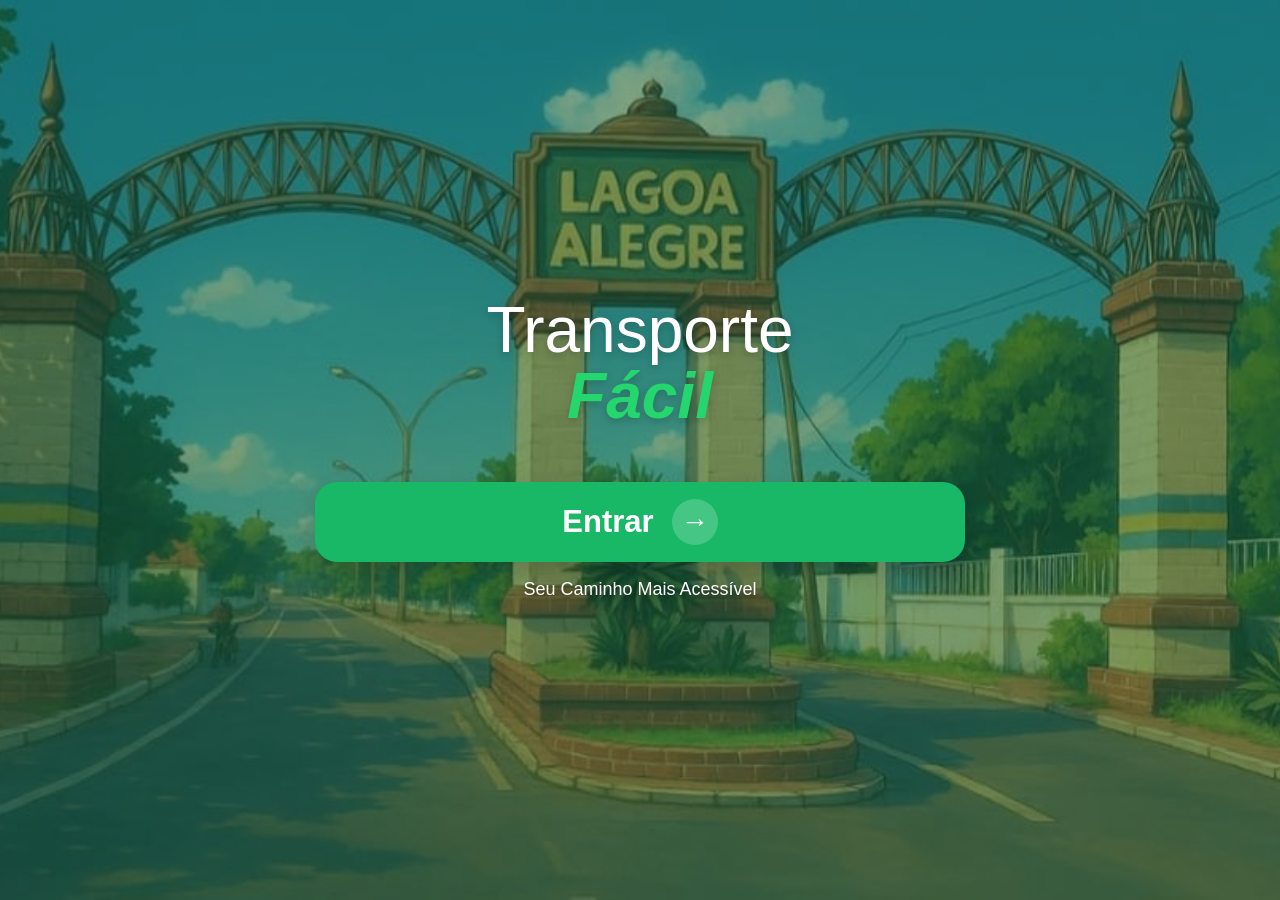
<file: tela_inicial.html>
<!DOCTYPE html>
<html lang="pt-BR">
<head>
    <meta charset="UTF-8">
    <meta name="viewport" content="width=device-width, initial-scale=1.0">

    <title>Transporte Fácil</title>

    <link rel="stylesheet" href="css/tela_inicial.css">
</head>

<body>

    <main class="tela-inicial">

        <section class="conteudo">

            <h1>
                Transporte
                <span>Fácil</span>
            </h1>

            <button id="btnEntrar" class="btn-entrar">
                <span>Entrar</span>

                <strong>→</strong>
            </button>

            <p>
                Seu Caminho Mais Acessível
            </p>

        </section>

    </main>

    <script src="js/tela_inicial.js"></script>

</body>
</html>
</file>
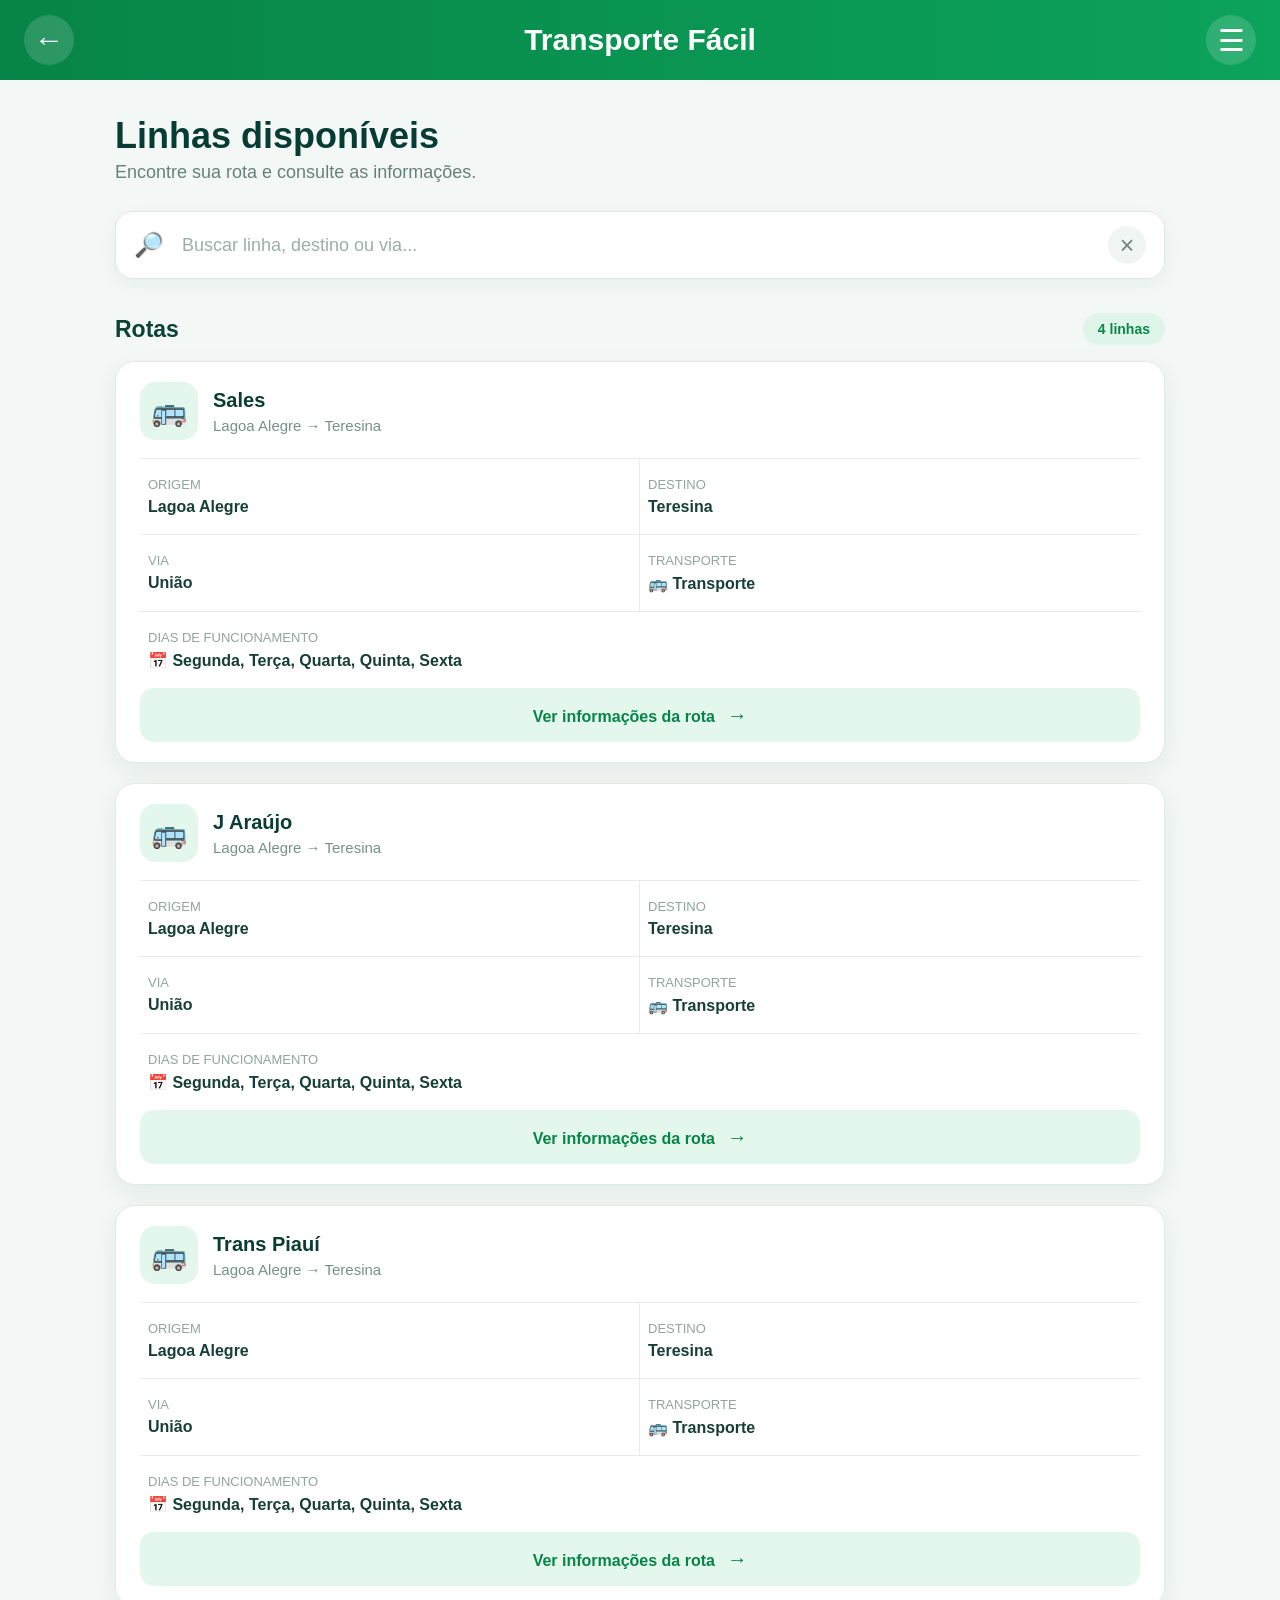
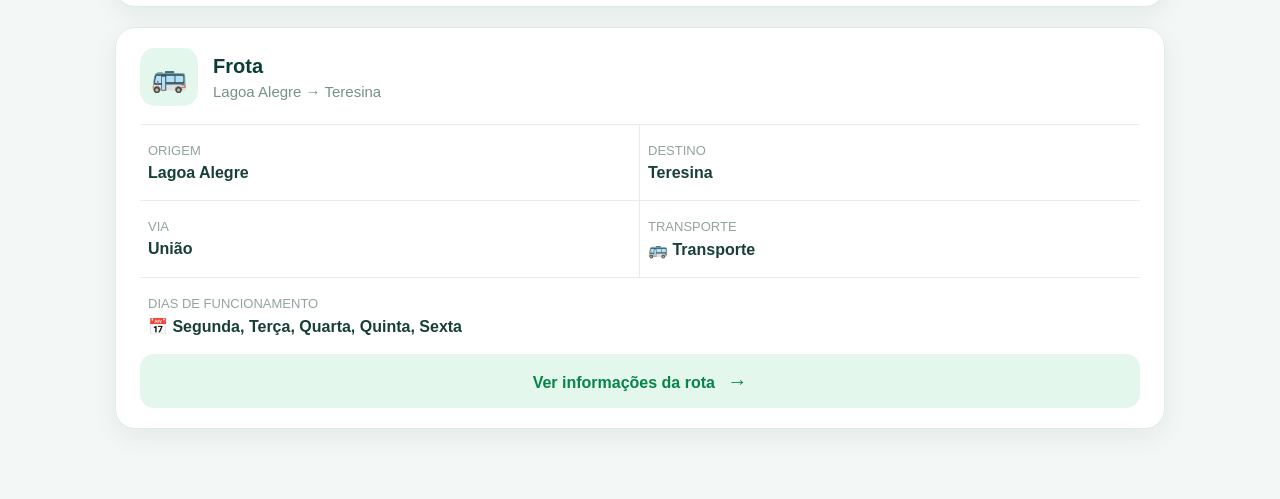
<file: tela_principal.html>
<!DOCTYPE html>
<html lang="pt-BR">
<head>
    <meta charset="UTF-8">
    <meta name="viewport" content="width=device-width, initial-scale=1.0">

    <title>Transporte Fácil</title>

    <link rel="stylesheet" href="css/tela_principal.css">
</head>

<body>

    <!-- CABEÇALHO -->
    <header class="cabecalho">

        <button class="btn-voltar" id="btnVoltar" title="Voltar">
            ←
        </button>

        <h1>Transporte Fácil</h1>

        <button class="btn-menu" id="btnMenu" title="Abrir menu">
            ☰
        </button>

        <!-- MENU -->
        <nav class="menu" id="menu">

            <button class="item-menu" id="btnLogin">
                <span>🔐</span>
                <span>Login</span>
            </button>

            <button class="item-menu" id="btnCompartilhar">
                <span>↗</span>
                <span>Compartilhar</span>
            </button>

            <hr>

            <button class="item-menu item-sair" id="btnSair">
                <span>↪</span>
                <span>Sair</span>
            </button>

        </nav>

    </header>


    <!-- CONTEÚDO PRINCIPAL -->
    <main class="conteudo">

        <section class="introducao">

            <h2>Linhas disponíveis</h2>

            <p>
                Encontre sua rota e consulte as informações.
            </p>

        </section>


        <!-- PESQUISA -->
        <section class="area-pesquisa">

            <div class="campo-pesquisa">

                <span class="icone-pesquisa">🔎</span>

                <input
                    type="text"
                    id="campoBusca"
                    placeholder="Buscar linha, destino ou via..."
                    autocomplete="off"
                >

                <button
                    class="btn-limpar"
                    id="btnLimpar"
                    title="Limpar pesquisa"
                >
                    ×
                </button>

            </div>

        </section>


        <!-- TÍTULO DAS ROTAS -->
        <section class="titulo-rotas">

            <h3>Rotas</h3>

            <span id="quantidadeRotas">
                4 linhas
            </span>

        </section>


        <!-- LISTA DE ROTAS -->
        <section class="lista-rotas" id="listaRotas">


            <!-- ROTA 1 -->
            <article
                class="card-rota"
                data-rota="sales"
                data-origem="Lagoa Alegre"
                data-destino="Teresina"
                data-via="União"
            >

                <div class="cabecalho-rota">

                    <div class="icone-rota">
                        🚌
                    </div>

                    <div class="nome-rota">

                        <h4>Sales</h4>

                        <p>
                            Lagoa Alegre → Teresina
                        </p>

                    </div>

                </div>


                <div class="informacoes-rota">

                    <div class="informacao">

                        <span>ORIGEM</span>

                        <strong>Lagoa Alegre</strong>

                    </div>


                    <div class="informacao">

                        <span>DESTINO</span>

                        <strong>Teresina</strong>

                    </div>


                    <div class="informacao">

                        <span>VIA</span>

                        <strong>União</strong>

                    </div>


                    <div class="informacao">

                        <span>TRANSPORTE</span>

                        <strong>🚌 Transporte</strong>

                    </div>

                </div>


                <div class="dias-funcionamento">

                    <span>DIAS DE FUNCIONAMENTO</span>

                    <strong>
                        📅 Segunda, Terça, Quarta, Quinta, Sexta
                    </strong>

                </div>


                <button
                    class="btn-detalhes"
                    data-rota="sales"
                >
                    Ver informações da rota
                    <span>→</span>
                </button>

            </article>



            <!-- ROTA 2 -->
            <article
                class="card-rota"
                data-rota="j-araujo"
                data-origem="Lagoa Alegre"
                data-destino="Teresina"
                data-via="União"
            >

                <div class="cabecalho-rota">

                    <div class="icone-rota">
                        🚌
                    </div>

                    <div class="nome-rota">

                        <h4>J Araújo</h4>

                        <p>
                            Lagoa Alegre → Teresina
                        </p>

                    </div>

                </div>


                <div class="informacoes-rota">

                    <div class="informacao">

                        <span>ORIGEM</span>

                        <strong>Lagoa Alegre</strong>

                    </div>


                    <div class="informacao">

                        <span>DESTINO</span>

                        <strong>Teresina</strong>

                    </div>


                    <div class="informacao">

                        <span>VIA</span>

                        <strong>União</strong>

                    </div>


                    <div class="informacao">

                        <span>TRANSPORTE</span>

                        <strong>🚌 Transporte</strong>

                    </div>

                </div>


                <div class="dias-funcionamento">

                    <span>DIAS DE FUNCIONAMENTO</span>

                    <strong>
                        📅 Segunda, Terça, Quarta, Quinta, Sexta
                    </strong>

                </div>


                <button
                    class="btn-detalhes"
                    data-rota="j-araujo"
                >
                    Ver informações da rota
                    <span>→</span>
                </button>

            </article>



            <!-- ROTA 3 -->
            <article
                class="card-rota"
                data-rota="transpiaui"
                data-origem="Lagoa Alegre"
                data-destino="Teresina"
                data-via="União"
            >

                <div class="cabecalho-rota">

                    <div class="icone-rota">
                        🚌
                    </div>

                    <div class="nome-rota">

                        <h4>Trans Piauí</h4>

                        <p>
                            Lagoa Alegre → Teresina
                        </p>

                    </div>

                </div>


                <div class="informacoes-rota">

                    <div class="informacao">

                        <span>ORIGEM</span>

                        <strong>Lagoa Alegre</strong>

                    </div>


                    <div class="informacao">

                        <span>DESTINO</span>

                        <strong>Teresina</strong>

                    </div>


                    <div class="informacao">

                        <span>VIA</span>

                        <strong>União</strong>

                    </div>


                    <div class="informacao">

                        <span>TRANSPORTE</span>

                        <strong>🚌 Transporte</strong>

                    </div>

                </div>


                <div class="dias-funcionamento">

                    <span>DIAS DE FUNCIONAMENTO</span>

                    <strong>
                        📅 Segunda, Terça, Quarta, Quinta, Sexta
                    </strong>

                </div>


                <button
                    class="btn-detalhes"
                    data-rota="transpiaui"
                >
                    Ver informações da rota
                    <span>→</span>
                </button>

            </article>



            <!-- ROTA 4 -->
            <article
                class="card-rota"
                data-rota="frota"
                data-origem="Lagoa Alegre"
                data-destino="Teresina"
                data-via="União"
            >

                <div class="cabecalho-rota">

                    <div class="icone-rota">
                        🚌
                    </div>

                    <div class="nome-rota">

                        <h4>Frota</h4>

                        <p>
                            Lagoa Alegre → Teresina
                        </p>

                    </div>

                </div>


                <div class="informacoes-rota">

                    <div class="informacao">

                        <span>ORIGEM</span>

                        <strong>Lagoa Alegre</strong>

                    </div>


                    <div class="informacao">

                        <span>DESTINO</span>

                        <strong>Teresina</strong>

                    </div>


                    <div class="informacao">

                        <span>VIA</span>

                        <strong>União</strong>

                    </div>


                    <div class="informacao">

                        <span>TRANSPORTE</span>

                        <strong>🚌 Transporte</strong>

                    </div>

                </div>


                <div class="dias-funcionamento">

                    <span>DIAS DE FUNCIONAMENTO</span>

                    <strong>
                        📅 Segunda, Terça, Quarta, Quinta, Sexta
                    </strong>

                </div>


                <button
                    class="btn-detalhes"
                    data-rota="frota"
                >
                    Ver informações da rota
                    <span>→</span>
                </button>

            </article>


        </section>


        <!-- MENSAGEM QUANDO NÃO ENCONTRAR ROTA -->
        <div
            class="sem-resultados"
            id="semResultados"
        >
            <span>🔎</span>

            <h3>Nenhuma rota encontrada</h3>

            <p>
                Tente pesquisar pelo nome da linha ou destino.
            </p>
        </div>

    </main>


    <script src="js/tela_principal.js"></script>

</body>
</html>
</file>
<file: css/area_responsavel.css>
* {
    margin: 0;
    padding: 0;
    box-sizing: border-box;
}

body {
    font-family: Arial, Helvetica, sans-serif;

    background: #f4f8f6;

    color: #063b2d;

    min-height: 100vh;
}


/* =========================================
   CABEÇALHO
===============

.header-responsavel {
    width: 100%;
    height: 65px;

    background: linear-gradient(
        90deg,
        #087d49,
        #10a35c
    );

    display: flex;
    align-items: center;

    padding: 0 24px;

    color: white;

    box-shadow:
        0 2px 10px rgba(0, 0, 0, 0.12);
}

.header-esquerda {
    display: flex;
    align-items: center;

    gap: 14px;
}


/* =========================================
   BOTÃO VOLTAR
========================================= */

.btn-voltar {
    width: 42px;
    height: 42px;

    border: none;

    border-radius: 50%;

    background: rgba(255, 255, 255, 0.16);

    color: white;

    font-size: 24px;

    display: flex;
    align-items: center;
    justify-content: center;

    cursor: pointer;

    transition: 0.2s;
}

.btn-voltar:hover {
    background: rgba(255, 255, 255, 0.27);

    transform: translateX(-2px);
}


/* =========================================
   ÍCONE
========================================= */

.icone-cadeado {
    width: 42px;
    height: 42px;

    display: flex;
    align-items: center;
    justify-content: center;

    font-size: 24px;
}



.titulo-header {
    display: flex;
    flex-direction: column;

    gap: 2px;
}

.titulo-header h1 {
    font-size: 20px;

    line-height: 1.1;
}

.titulo-header span {
    font-size: 11px;

    opacity: 0.9;
}



.area-container {
    width: min(610px, 92%);

    margin: 32px auto 60px;
}



.area-introducao {
    margin-bottom: 24px;
}

.area-label {
    display: block;

    color: #009653;

    font-size: 11px;

    font-weight: bold;

    letter-spacing: 1px;

    margin-bottom: 7px;
}

.area-introducao h2 {
    color: #063b2d;

    font-size: 27px;

    margin-bottom: 7px;
}

.area-introducao p {
    color: #607c72;

    font-size: 14px;

    line-height: 1.5;
}



.acesso-card {
    background: white;

    border: 1px solid #dfeae5;

    border-radius: 17px;

    padding: 26px;

    box-shadow:
        0 7px 22px rgba(0, 60, 40, 0.06);
}



.campo {
    display: flex;

    flex-direction: column;

    margin-bottom: 20px;
}

.campo label {
    color: #173f33;

    font-size: 13px;

    font-weight: bold;

    margin-bottom: 8px;
}

.campo input {
    width: 100%;

    height: 45px;

    border: 1px solid #d1e2da;

    border-radius: 9px;

    background: #fbfdfc;

    color: #173f33;

    padding: 0 13px;

    font-size: 13px;

    outline: none;

    transition:
        border-color 0.2s,
        box-shadow 0.2s,
        background 0.2s;
}

.campo input::placeholder {
    color: #8aa099;
}

.campo input:focus {
    border-color: #0ca45b;

    background: white;

    box-shadow:
        0 0 0 3px rgba(12, 164, 91, 0.10);
}



#codigo {
    text-align: center;

    text-transform: uppercase;

    letter-spacing: 4px;

    font-weight: bold;

    font-size: 16px;
}

#codigo::placeholder {
    letter-spacing: 4px;
}



.campo-ajuda {
    color: #71857c;

    font-size: 10px;

    margin-top: 7px;
}


.mensagem-erro {
    display: none;

    color: #c73535;

    font-size: 11px;

    margin-top: 6px;
}

.campo.erro input {
    border-color: #df6b6b;

    background: #fffafa;
}

.campo.erro .mensagem-erro {
    display: block;
}


.btn-acessar {
    width: 100%;

    height: 45px;

    border: none;

    border-radius: 9px;

    background: linear-gradient(
        90deg,
        #078b4d,
        #0eaa5d
    );

    color: white;

    font-size: 13px;

    font-weight: bold;

    cursor: pointer;

    box-shadow:
        0 5px 12px rgba(0, 135, 75, 0.16);

    transition:
        transform 0.2s,
        box-shadow 0.2s,
        background 0.2s;
}

.btn-acessar:hover {
    transform: translateY(-1px);

    box-shadow:
        0 7px 16px rgba(0, 135, 75, 0.22);
}

.btn-acessar:active {
    transform: translateY(0);
}


.btn-acessar:disabled {
    cursor: not-allowed;

    opacity: 0.7;

    transform: none;
}


@media (max-width: 650px) {

    .header-responsavel {
        padding: 0 16px;
    }

    .titulo-header h1 {
        font-size: 18px;
    }

    .area-container {
        width: 94%;

        margin-top: 25px;
    }

    .area-introducao h2 {
        font-size: 24px;
    }

    .acesso-card {
        padding: 21px;
    }
}


@media (max-width: 450px) {

    .header-responsavel {
        height: 60px;
    }

    .btn-voltar {
        width: 37px;
        height: 37px;

        font-size: 21px;
    }

    .icone-cadeado {
        width: 34px;
        height: 34px;

        font-size: 21px;
    }

    .titulo-header h1 {
        font-size: 16px;
    }

    .titulo-header span {
        font-size: 10px;
    }

    .area-container {
        width: 92%;

        margin-top: 22px;
    }

    .area-introducao h2 {
        font-size: 22px;
    }

    .area-introducao p {
        font-size: 13px;
    }

    .acesso-card {
        padding: 18px;
    }

    #codigo {
        letter-spacing: 3px;
    }
}
</file>
<file: css/cadastro.css>
* {
    margin: 0;
    padding: 0;
    box-sizing: border-box;
}

body {
    font-family: Arial, Helvetica, sans-serif;

    background: #eef8f3;

    color: #123c32;

    min-height: 100vh;
}




.cadastro-container {

    min-height: 100vh;

    display: flex;

    justify-content: center;

    align-items: center;

    padding: 30px 18px;
}




.cadastro-card {

    width: 100%;

    max-width: 420px;

    background: #ffffff;

    padding: 36px 32px;

    border-radius: 20px;

    box-shadow:
        0 15px 40px rgba(0, 70, 45, 0.10);
}




.cadastro-card h1 {

    text-align: center;

    color: #07894d;

    font-size: 30px;

    margin-bottom: 5px;
}

.subtitulo {

    text-align: center;

    color: #71817c;

    font-size: 14px;

    margin-bottom: 28px;
}




.campo {

    margin-bottom: 18px;
}

.campo label {

    display: block;

    font-size: 14px;

    font-weight: bold;

    margin-bottom: 8px;

    color: #163f34;
}

.campo input {

    width: 100%;

    height: 48px;

    border: 1px solid #d7e4df;

    border-radius: 11px;

    background: #eef4ff;

    padding: 0 14px;

    font-size: 14px;

    color: #163f34;

    outline: none;

    transition: 0.2s;
}

.campo input::placeholder {

    color: #8b9a96;
}

.campo input:focus {

    border-color: #08a85b;

    box-shadow:
        0 0 0 3px rgba(8, 168, 91, 0.10);
}

.campo input.erro {

    border-color: #d9342b;

    box-shadow:
        0 0 0 3px rgba(217, 52, 43, 0.08);
}




.campo small {

    display: block;

    margin-top: 6px;

    color: #71817c;

    font-size: 10px;

    line-height: 1.4;
}




.senha-container {

    position: relative;
}

.senha-container input {

    padding-right: 48px;
}

.btn-senha {

    position: absolute;

    right: 12px;

    top: 50%;

    transform: translateY(-50%);

    width: 28px;

    height: 28px;

    border: none;

    background: transparent;

    color: #52635d;

    cursor: pointer;

    font-size: 15px;

    display: flex;

    align-items: center;

    justify-content: center;
}

.btn-senha:hover {

    color: #07894d;
}




.mensagem {

    min-height: 20px;

    text-align: center;

    font-size: 13px;

    line-height: 1.4;

    margin: 5px 0 8px;
}

.mensagem.erro {

    color: #d9342b;
}

.mensagem.sucesso {

    color: #07894d;
}




.btn-cadastrar {

    width: 100%;

    height: 50px;

    border: none;

    border-radius: 11px;

    background: linear-gradient(
        135deg,
        #07894d,
        #0caf5d
    );

    color: #ffffff;

    font-size: 15px;

    font-weight: bold;

    cursor: pointer;

    margin-top: 5px;

    box-shadow:
        0 5px 15px rgba(0, 137, 77, 0.18);

    transition: 0.2s;
}

.btn-cadastrar span {

    margin-left: 8px;
}

.btn-cadastrar:hover {

    transform: translateY(-1px);

    box-shadow:
        0 7px 18px rgba(0, 137, 77, 0.25);
}

.btn-cadastrar:active {

    transform: translateY(0);
}

.btn-cadastrar:disabled {

    opacity: 0.65;

    cursor: not-allowed;

    transform: none;
}




.area-login {

    text-align: center;

    margin-top: 22px;

    padding-top: 18px;

    border-top: 1px solid #e2e8e5;
}

.area-login p {

    color: #75847f;

    font-size: 13px;

    margin-bottom: 7px;
}

.area-login a {

    color: #07894d;

    text-decoration: none;

    font-size: 14px;

    font-weight: bold;
}

.area-login a:hover {

    text-decoration: underline;
}




.area-responsavel {

    text-align: center;

    margin-top: 22px;
}

.area-responsavel p {

    color: #71817c;

    font-size: 13px;

    margin-bottom: 7px;
}

.area-responsavel a {

    color: #07894d;

    text-decoration: none;

    font-size: 13px;

    font-weight: bold;
}

.area-responsavel a:hover {

    text-decoration: underline;
}




.btn-voltar {

    display: block;

    margin: 27px auto 0;

    border: none;

    background: transparent;

    color: #5f716b;

    font-size: 14px;

    cursor: pointer;

    transition: 0.2s;
}

.btn-voltar:hover {

    color: #07894d;
}



@media (max-width: 480px) {

    .cadastro-container {

        padding: 18px;
    }

    .cadastro-card {

        padding: 30px 22px;

        border-radius: 16px;
    }

    .cadastro-card h1 {

        font-size: 26px;
    }

    .campo input {

        height: 46px;
    }

    .btn-cadastrar {

        height: 48px;
    }

}
</file>
<file: css/criar_rota.css>
* {
    margin: 0;
    padding: 0;
    box-sizing: border-box;
}

body {
    font-family: Arial, Helvetica, sans-serif;

    background: #f4f8f6;

    color: #063b2d;

    min-height: 100vh;
}

button,
input,
select,
textarea {
    font-family: inherit;
}



.pagina {
    width: min(1000px, 94%);

    margin: 0 auto;

    padding: 28px 0 60px;
}


.cabecalho {
    display: flex;

    align-items: flex-start;

    justify-content: space-between;

    margin-bottom: 22px;
}

.titulo-pequeno {
    display: block;

    font-size: 11px;

    color: #087d49;

    font-weight: bold;

    letter-spacing: 0.7px;

    margin-bottom: 4px;
}

.cabecalho h1 {
    font-size: 24px;

    color: #063b2d;

    margin-bottom: 5px;
}

.cabecalho p {
    color: #657d74;

    font-size: 13px;
}

.btn-fechar {
    width: 34px;
    height: 34px;

    border: none;

    border-radius: 9px;

    background: #eef4f1;

    color: #536a61;

    font-size: 22px;

    cursor: pointer;

    display: flex;

    align-items: center;

    justify-content: center;

    transition: 0.2s;
}

.btn-fechar:hover {
    background: #e2ebe7;

    color: #063b2d;
}



.formulario {
    background: white;

    border: 1px solid #dfeae5;

    border-radius: 16px;

    padding: 24px;

    box-shadow:
        0 5px 18px rgba(0, 60, 40, 0.05);
}



.campo {
    display: flex;

    flex-direction: column;

    gap: 7px;
}

.campo-completo {
    width: 100%;

    margin-bottom: 18px;
}

.campo label,
.titulo-secao label {
    font-size: 12px;

    font-weight: bold;

    color: #123f32;
}

.campo label span,
.titulo-secao label span {
    color: #009653;
}

.campo small,
.titulo-secao small {
    font-size: 10px;

    color: #70857c;
}

.campo input,
.campo select,
.campo textarea {
    width: 100%;

    border: 1px solid #d2e1da;

    background: #ffffff;

    border-radius: 9px;

    padding: 11px;

    color: #163f33;

    font-size: 12px;

    outline: none;

    transition:
        border-color 0.2s,
        box-shadow 0.2s;
}

.campo input,
.campo select {
    height: 39px;
}

.campo textarea {
    resize: vertical;

    min-height: 90px;
}

.campo input::placeholder,
.campo textarea::placeholder {
    color: #8a9b95;
}

.campo input:focus,
.campo select:focus,
.campo textarea:focus {
    border-color: #0da45b;

    box-shadow:
        0 0 0 3px rgba(13, 164, 91, 0.08);
}



.linha-dois {
    display: grid;

    grid-template-columns: 1fr 1fr;

    gap: 12px;

    margin-bottom: 18px;
}



.secao-paradas,
.secao-dias,
.secao-horarios {
    margin-bottom: 20px;
}

.titulo-secao {
    display: flex;

    align-items: flex-end;

    justify-content: space-between;

    gap: 15px;

    margin-bottom: 10px;
}



.btn-adicionar {
    border: 1px solid #9ed8be;

    background: #f1fbf6;

    color: #087c48;

    padding: 8px 12px;

    border-radius: 8px;

    font-size: 11px;

    font-weight: bold;

    cursor: pointer;

    white-space: nowrap;

    transition: 0.2s;
}

.btn-adicionar:hover {
    background: #e1f6eb;

    border-color: #72c99e;
}



.lista-paradas {
    display: flex;

    flex-direction: column;

    gap: 8px;
}

.parada-item {
    display: grid;

    grid-template-columns: 1fr 38px;

    gap: 8px;

    align-items: center;
}

.parada-item input {
    width: 100%;

    height: 39px;

    border: 1px solid #d2e1da;

    border-radius: 9px;

    padding: 10px;

    font-size: 12px;

    color: #163f33;

    outline: none;
}

.parada-item input:focus {
    border-color: #0da45b;

    box-shadow:
        0 0 0 3px rgba(13, 164, 91, 0.08);
}

.btn-remover-parada,
.btn-remover-horario {
    border: 1px solid #f1c9c9;

    background: #fff8f8;

    color: #d43838;

    border-radius: 8px;

    cursor: pointer;

    font-size: 18px;

    height: 39px;

    transition: 0.2s;
}

.btn-remover-parada:hover,
.btn-remover-horario:hover {
    background: #ffeaea;

    border-color: #e7a7a7;
}



.dias-grid {
    display: grid;

    grid-template-columns:
        repeat(4, 1fr);

    gap: 8px;
}

.dia-item {
    min-height: 44px;

    background: #f7faf9;

    border: 1px solid #dfeae5;

    border-radius: 9px;

    padding: 10px;

    display: flex;

    align-items: center;

    gap: 7px;

    cursor: pointer;

    font-size: 11px;

    color: #274a3f;

    transition: 0.2s;
}

.dia-item:hover {
    border-color: #b8dfcd;

    background: #f2faf6;
}

.dia-item input {
    width: 15px;
    height: 15px;

    accent-color: #0da45b;

    cursor: pointer;
}



.lista-horarios {
    display: flex;

    flex-direction: column;

    gap: 9px;
}

.horario-item {
    display: grid;

    grid-template-columns:
        1fr 1fr 38px;

    gap: 9px;

    align-items: end;

    background: #f7faf9;

    border: 1px solid #dfeae5;

    border-radius: 10px;

    padding: 10px;
}

.horario-campo {
    display: flex;

    flex-direction: column;

    gap: 5px;
}

.horario-campo label {
    font-size: 9px;

    color: #657d74;

    font-weight: bold;
}

.horario-campo input {
    width: 100%;

    height: 36px;

    border: 1px solid #d2e1da;

    border-radius: 8px;

    background: white;

    padding: 8px;

    color: #163f33;

    outline: none;
}

.horario-campo input:focus {
    border-color: #0da45b;

    box-shadow:
        0 0 0 3px rgba(13, 164, 91, 0.08);
}

.btn-remover-horario {
    height: 36px;
}



.acoes-formulario {
    display: flex;

    justify-content: flex-end;

    gap: 10px;

    border-top: 1px solid #e5eee9;

    padding-top: 18px;

    margin-top: 5px;
}

.btn-cancelar,
.btn-salvar {
    border-radius: 9px;

    padding: 11px 18px;

    font-size: 12px;

    font-weight: bold;

    cursor: pointer;

    transition: 0.2s;
}

.btn-cancelar {
    border: 1px solid #d4e1dc;

    background: white;

    color: #536c62;
}

.btn-cancelar:hover {
    background: #f4f8f6;
}

.btn-salvar {
    border: none;

    background: linear-gradient(
        90deg,
        #087d49,
        #10a35c
    );

    color: white;

    box-shadow:
        0 4px 12px rgba(0, 130, 75, 0.16);
}

.btn-salvar:hover {
    transform: translateY(-1px);

    box-shadow:
        0 6px 15px rgba(0, 130, 75, 0.22);
}



@media (max-width: 750px) {

    .pagina {
        width: 94%;

        padding-top: 20px;
    }

    .formulario {
        padding: 19px;
    }

    .dias-grid {
        grid-template-columns:
            repeat(2, 1fr);
    }

}


@media (max-width: 600px) {

    .cabecalho h1 {
        font-size: 21px;
    }

    .linha-dois {
        grid-template-columns: 1fr;
    }

    .titulo-secao {
        align-items: flex-start;

        flex-direction: column;
    }

    .btn-adicionar {
        width: 100%;
    }

    .dias-grid {
        grid-template-columns: 1fr 1fr;
    }

    .horario-item {
        grid-template-columns: 1fr 1fr;
    }

    .btn-remover-horario {
        grid-column: 1 / -1;

        width: 100%;
    }

    .acoes-formulario {
        flex-direction: column-reverse;
    }

    .btn-cancelar,
    .btn-salvar {
        width: 100%;
    }

}


@media (max-width: 400px) {

    .formulario {
        padding: 15px;
    }

    .dias-grid {
        grid-template-columns: 1fr;
    }

    .parada-item {
        grid-template-columns: 1fr 35px;
    }

}
</file>
<file: css/dashboard.css>
* {
    margin: 0;
    padding: 0;
    box-sizing: border-box;
}

body {
    font-family: Arial, Helvetica, sans-serif;
    background: #f4f8f6;
    color: #063b2d;
    min-height: 100vh;
}



.header-dashboard {
    width: 100%;
    height: 65px;

    background: linear-gradient(
        90deg,
        #087d49,
        #10a35c
    );

    display: flex;
    align-items: center;
    justify-content: space-between;

    padding: 0 32px;

    color: white;

    box-shadow:
        0 2px 10px rgba(0, 0, 0, 0.12);
}

.logo-area {
    display: flex;
    align-items: center;
    gap: 12px;
}

.logo-icon {
    width: 42px;
    height: 42px;

    background: rgba(255, 255, 255, 0.15);

    border-radius: 10px;

    display: flex;
    align-items: center;
    justify-content: center;

    font-size: 23px;
}

.logo-area h1 {
    font-size: 21px;
    margin-bottom: 2px;
}

.logo-area span {
    font-size: 12px;
    opacity: 0.9;
}

.btn-sair {
    border: none;

    background: rgba(255, 255, 255, 0.16);

    color: white;

    padding: 10px 17px;

    border-radius: 9px;

    font-weight: bold;

    cursor: pointer;

    transition: 0.2s;
}

.btn-sair:hover {
    background: rgba(255, 255, 255, 0.27);
}




.dashboard-container {
    width: min(950px, 92%);

    margin: 26px auto 60px;
}




.welcome-card {
    background: linear-gradient(
        135deg,
        #edf9f3,
        #f8fcfa
    );

    border: 1px solid #d3eee1;

    border-radius: 17px;

    padding: 27px 28px;

    margin-bottom: 20px;

    box-shadow:
        0 5px 18px rgba(0, 70, 45, 0.05);
}

.welcome-label {
    display: block;

    font-size: 11px;

    font-weight: bold;

    color: #009653;

    letter-spacing: 1px;

    margin-bottom: 8px;
}

.welcome-card h2 {
    font-size: 24px;

    margin-bottom: 7px;

    color: #063b2d;
}

.welcome-card p {
    color: #607c72;

    font-size: 14px;
}



.resumo-grid {
    display: grid;

    grid-template-columns:
        repeat(4, 1fr);

    gap: 14px;

    margin-bottom: 30px;
}

.resumo-card {
    background: white;

    border: 1px solid #e0ebe6;

    border-radius: 14px;

    padding: 18px;

    display: flex;

    align-items: center;

    gap: 13px;

    box-shadow:
        0 4px 14px rgba(0, 60, 40, 0.04);
}

.resumo-icon {
    width: 44px;
    height: 44px;

    border-radius: 11px;

    background: #e8f8f0;

    display: flex;
    align-items: center;
    justify-content: center;

    font-size: 21px;
}

.resumo-info {
    display: flex;
    flex-direction: column;

    gap: 4px;
}

.resumo-info span {
    font-size: 11px;

    color: #71877f;
}

.resumo-info strong {
    font-size: 21px;

    color: #073b2d;
}



.gerenciamento {
    margin-bottom: 30px;
}

.section-title {
    margin-bottom: 14px;
}

.section-title h2 {
    font-size: 19px;

    color: #073b2d;

    margin-bottom: 4px;
}

.section-title p {
    font-size: 13px;

    color: #6d8179;
}

.gerenciamento-grid {
    display: grid;

    grid-template-columns: 1fr;
}

.gerenciamento-card {
    width: 100%;

    border: 1px solid #dfebe5;

    background: white;

    border-radius: 14px;

    padding: 18px;

    display: flex;

    align-items: center;

    gap: 14px;

    text-align: left;

    cursor: pointer;

    box-shadow:
        0 4px 14px rgba(0, 60, 40, 0.04);

    transition:
        transform 0.2s,
        box-shadow 0.2s,
        border-color 0.2s;
}

.gerenciamento-card:hover {
    transform: translateY(-2px);

    border-color: #bce5d1;

    box-shadow:
        0 7px 20px rgba(0, 80, 50, 0.08);
}

.gerenciamento-icon {
    width: 45px;
    height: 45px;

    background: #e8f8f0;

    border-radius: 11px;

    display: flex;
    align-items: center;
    justify-content: center;

    font-size: 21px;
}

.gerenciamento-text {
    display: flex;
    flex-direction: column;

    gap: 4px;

    flex: 1;
}

.gerenciamento-text strong {
    color: #063b2d;

    font-size: 14px;
}

.gerenciamento-text span {
    color: #71847c;

    font-size: 12px;
}

.seta {
    color: #08a35a;

    font-size: 22px;
}



.rotas-section {
    margin-top: 10px;
}

.rotas-header {
    display: flex;

    align-items: center;

    justify-content: space-between;

    margin-bottom: 15px;
}

.rotas-header h2 {
    font-size: 19px;

    margin-bottom: 4px;
}

.rotas-header p {
    color: #70857c;

    font-size: 13px;
}

.btn-adicionar {
    border: none;

    background: #0da45b;

    color: white;

    padding: 11px 17px;

    border-radius: 9px;

    font-weight: bold;

    cursor: pointer;

    transition: 0.2s;
}

.btn-adicionar:hover {
    background: #078c4c;

    transform: translateY(-1px);
}



.rota-card {
    background: white;

    border: 1px solid #dfeae5;

    border-radius: 16px;

    padding: 22px;

    margin-bottom: 18px;

    box-shadow:
        0 5px 17px rgba(0, 60, 40, 0.05);
}

.rota-topo {
    display: flex;

    justify-content: space-between;

    align-items: flex-start;
}

.rota-label {
    display: block;

    color: #07934f;

    font-size: 11px;

    font-weight: bold;

    margin-bottom: 4px;
}

.rota-topo h3 {
    font-size: 19px;

    color: #073b2d;

    margin-bottom: 4px;
}

.status {
    font-size: 13px;

    color: #075c3b;
}

.codigo-rota {
    background: #eaf8f1;

    color: #0a8c4e;

    font-size: 12px;

    font-weight: bold;

    padding: 5px 9px;

    border-radius: 8px;
}



.linha-separadora {
    height: 1px;

    background: #e6eee9;

    margin: 16px 0;
}



.trajeto {
    display: grid;

    grid-template-columns:
        1fr 50px 1fr;

    align-items: center;

    gap: 10px;

    margin-bottom: 13px;
}

.local {
    background: #f6faf8;

    border: 1px solid #e5eee9;

    border-radius: 10px;

    padding: 13px;
}

.local span {
    display: block;

    color: #73877f;

    text-transform: uppercase;

    font-size: 10px;

    margin-bottom: 5px;
}

.local strong {
    font-size: 13px;

    color: #123f32;
}

.seta-trajeto {
    text-align: center;

    color: #08a35a;

    font-size: 22px;
}



.via {
    background: #f7faf9;

    border: 1px solid #e3ebe7;

    border-radius: 9px;

    padding: 10px 13px;

    font-size: 12px;

    color: #61766d;

    margin-bottom: 14px;
}

.via strong {
    color: #173f33;

    margin-left: 5px;
}



.rota-detalhes {
    display: grid;

    grid-template-columns: 1fr 1fr;

    gap: 12px;

    margin-bottom: 13px;
}

.detalhe-box {
    background: #f7faf9;

    border: 1px solid #e3ebe7;

    border-radius: 10px;

    padding: 14px;
}

.detalhe-box > span {
    display: block;

    color: #73877f;

    font-size: 10px;

    margin-bottom: 9px;
}

.dias {
    display: flex;

    flex-wrap: wrap;

    gap: 6px;
}

.dias b {
    background: #e5f7ed;

    color: #07884b;

    border-radius: 20px;

    padding: 5px 8px;

    font-size: 10px;
}

.horarios {
    display: flex;

    flex-direction: column;

    gap: 7px;
}

.horarios div {
    background: white;

    border: 1px solid #dfeae5;

    border-radius: 8px;

    padding: 8px;

    font-size: 12px;

    color: #21483c;
}



.responsavel-box {
    background: #f7fbf9;

    border: 1px solid #dcebe4;

    border-radius: 11px;

    padding: 15px;

    margin-bottom: 14px;
}

.responsavel-header {
    border-bottom: 1px solid #e1ebe6;

    padding-bottom: 9px;

    margin-bottom: 12px;
}

.responsavel-header span {
    font-size: 10px;

    font-weight: bold;

    color: #078b4d;

    letter-spacing: 0.5px;
}

.responsavel-dados {
    display: grid;

    grid-template-columns:
        1fr 1.3fr 1fr;

    gap: 12px;
}

.responsavel-item {
    display: flex;

    flex-direction: column;

    gap: 5px;
}

.responsavel-item small {
    color: #71857c;

    font-size: 10px;
}

.responsavel-item strong {
    color: #173f33;

    font-size: 12px;

    word-break: break-word;
}

.codigo-container {
    display: flex;

    align-items: center;

    gap: 7px;
}

.codigo-container strong {
    background: white;

    border: 1px solid #cfe3d9;

    border-radius: 7px;

    padding: 7px 9px;

    color: #087c48;

    letter-spacing: 0.5px;
}

.btn-copiar {
    border: 1px solid #b9dfcd;

    background: #eaf8f1;

    color: #087c48;

    padding: 7px 9px;

    border-radius: 7px;

    font-size: 10px;

    font-weight: bold;

    cursor: pointer;

    transition: 0.2s;
}

.btn-copiar:hover {
    background: #d9f2e5;
}



.paradas-box {
    background: #f7fbf9;

    border: 1px solid #dcebe4;

    border-radius: 11px;

    padding: 15px;

    margin-bottom: 14px;
}

.paradas-header {
    border-bottom: 1px solid #e1ebe6;

    padding-bottom: 9px;

    margin-bottom: 12px;
}

.paradas-header span {
    font-size: 10px;

    font-weight: bold;

    color: #078b4d;

    letter-spacing: 0.5px;
}

.paradas-lista {
    display: flex;

    flex-wrap: wrap;

    gap: 8px;

    margin-bottom: 9px;
}

.parada-item {
    display: inline-flex;

    align-items: center;

    background: #e8f8f0;

    border: 1px solid #cfe8dc;

    color: #087c48;

    border-radius: 20px;

    padding: 7px 10px;

    font-size: 11px;

    font-weight: bold;
}

.paradas-observacao {
    display: block;

    color: #71857c;

    font-size: 10px;

    line-height: 1.5;
}




.informacoes {
    border: 1px solid #e1ebe6;

    background: #fbfcfc;

    border-radius: 9px;

    padding: 13px;

    margin-bottom: 16px;
}

.informacoes span {
    display: block;

    font-size: 10px;

    color: #72867e;

    margin-bottom: 6px;
}

.informacoes p {
    font-size: 12px;

    color: #23493d;
}




.rota-acoes {
    display: flex;

    justify-content: flex-end;

    gap: 8px;

    border-top: 1px solid #e7eee9;

    padding-top: 14px;
}

.rota-acoes button {
    border-radius: 8px;

    padding: 8px 13px;

    cursor: pointer;

    font-size: 12px;

    font-weight: bold;

    transition: 0.2s;
}

.btn-editar {
    border: 1px solid #b9dfcd;

    background: #f5fbf8;

    color: #087c48;
}

.btn-editar:hover {
    background: #e4f6ed;
}

.btn-excluir {
    border: 1px solid #f0caca;

    background: #fff8f8;

    color: #d43838;
}

.btn-excluir:hover {
    background: #ffeaea;
}




@media (max-width: 800px) {

    .resumo-grid {
        grid-template-columns:
            repeat(2, 1fr);
    }

    .rota-detalhes {
        grid-template-columns: 1fr;
    }

    .responsavel-dados {
        grid-template-columns: 1fr;
    }

}


@media (max-width: 600px) {

    .header-dashboard {
        padding: 0 16px;
    }

    .logo-area h1 {
        font-size: 18px;
    }

    .dashboard-container {
        width: 94%;

        margin-top: 18px;
    }

    .welcome-card {
        padding: 21px;
    }

    .welcome-card h2 {
        font-size: 21px;
    }

    .resumo-grid {
        grid-template-columns:
            1fr 1fr;

        gap: 9px;
    }

    .resumo-card {
        padding: 13px;
    }

    .resumo-icon {
        width: 38px;
        height: 38px;

        font-size: 18px;
    }

    .rotas-header {
        align-items: flex-start;

        gap: 12px;

        flex-direction: column;
    }

    .btn-adicionar {
        width: 100%;
    }

    .trajeto {
        grid-template-columns: 1fr;
    }

    .seta-trajeto {
        transform: rotate(90deg);
    }

    .rota-card {
        padding: 17px;
    }

    .rota-acoes {
        flex-direction: column;
    }

    .rota-acoes button {
        width: 100%;
    }

    .responsavel-dados {
        grid-template-columns: 1fr;
    }

    .codigo-container {
        flex-wrap: wrap;
    }

}


@media (max-width: 400px) {

    .resumo-grid {
        grid-template-columns: 1fr;
    }

    .btn-sair {
        padding: 8px 11px;
    }

    .logo-icon {
        width: 37px;
        height: 37px;
    }

}
</file>
<file: css/dashboard_responsavel.css>
/* =========================================================
   CONFIGURAÇÕES GERAIS
========================================================= */

* {
    margin: 0;
    padding: 0;
    box-sizing: border-box;
}

body {

    font-family:
        Arial,
        Helvetica,
        sans-serif;

    background: #f4f8f6;

    color: #123c32;

    min-height: 100vh;
}


/* =========================================================
   CABEÇALHO
========================================================= */

.header-responsavel {

    width: 100%;
    height: 65px;

    background:
        linear-gradient(
            90deg,
            #087d49,
            #10a35c
        );

    display: flex;

    align-items: center;

    justify-content: space-between;

    padding: 0 22px;

    color: white;

    box-shadow:
        0 2px 10px
        rgba(0, 0, 0, 0.12);
}

.header-esquerda {

    display: flex;

    align-items: center;

    gap: 12px;
}


/* =========================================================
   BOTÃO VOLTAR
========================================================= */

.btn-voltar {

    width: 42px;
    height: 42px;

    border: none;

    border-radius: 50%;

    background:
        rgba(255, 255, 255, 0.16);

    color: white;

    font-size: 25px;

    cursor: pointer;

    display: flex;

    align-items: center;

    justify-content: center;

    transition: 0.2s;
}

.btn-voltar:hover {

    background:
        rgba(255, 255, 255, 0.27);

    transform:
        translateX(-2px);
}


/* =========================================================
   LOGO
========================================================= */

.header-logo {

    width: 42px;
    height: 42px;

    border-radius: 10px;

    background:
        rgba(255, 255, 255, 0.15);

    display: flex;

    align-items: center;

    justify-content: center;

    font-size: 23px;
}


/* =========================================================
   TÍTULO
========================================================= */

.header-titulo {

    display: flex;

    flex-direction: column;

    gap: 2px;
}

.header-titulo h1 {

    font-size: 20px;
}

.header-titulo span {

    font-size: 11px;

    opacity: 0.9;
}


/* =========================================================
   SAIR
========================================================= */

.btn-sair {

    border:
        1px solid
        rgba(255, 255, 255, 0.45);

    background: transparent;

    color: white;

    padding: 9px 17px;

    border-radius: 9px;

    font-size: 12px;

    font-weight: bold;

    cursor: pointer;

    transition: 0.2s;
}

.btn-sair:hover {

    background:
        rgba(255, 255, 255, 0.15);
}


/* =========================================================
   CONTAINER
========================================================= */

.responsavel-container {

    width: min(730px, 92%);

    margin:
        32px auto 60px;
}


/* =========================================================
   INTRODUÇÃO
========================================================= */

.introducao {

    margin-bottom: 20px;
}

.etiqueta {

    display: block;

    color: #009653;

    font-size: 11px;

    font-weight: bold;

    letter-spacing: 1px;

    margin-bottom: 7px;
}

.introducao h2 {

    font-size: 25px;

    color: #063b2d;

    margin-bottom: 6px;
}

.introducao p {

    color: #687d75;

    font-size: 13px;
}


/* =========================================================
   CARD DA ROTA
========================================================= */

.rota-card {

    background: white;

    border:
        1px solid
        #dfeae5;

    border-radius: 17px;

    padding: 24px;

    box-shadow:
        0 7px 22px
        rgba(0, 60, 40, 0.06);
}


/* =========================================================
   CABEÇALHO DA ROTA
========================================================= */

.rota-cabecalho {

    display: flex;

    align-items: flex-start;

    justify-content: space-between;

    gap: 15px;
}

.rota-label {

    display: block;

    color: #07934f;

    font-size: 10px;

    font-weight: bold;

    letter-spacing: 0.7px;

    margin-bottom: 5px;
}

.rota-cabecalho h3 {

    font-size: 21px;

    color: #073b2d;
}


/* =========================================================
   STATUS
========================================================= */

.status {

    padding: 7px 11px;

    border-radius: 20px;

    font-size: 11px;

    font-weight: bold;

    white-space: nowrap;
}

.status.ativo {

    background: #e3f7ec;

    color: #07884b;
}


/* =========================================================
   SEPARADOR
========================================================= */

.separador {

    height: 1px;

    background: #e5eee9;

    margin: 17px 0;
}


/* =========================================================
   INFORMAÇÕES PRINCIPAIS
========================================================= */

.informacoes-grid {

    display: grid;

    grid-template-columns:
        1fr 1fr;

    gap: 12px;

    margin-bottom: 13px;
}

.informacao-box {

    min-height: 65px;

    background: #f7faf9;

    border:
        1px solid
        #e2ebe7;

    border-radius: 11px;

    padding: 12px;

    display: flex;

    align-items: center;

    gap: 10px;
}

.informacao-icone {

    width: 34px;
    height: 34px;

    border-radius: 9px;

    background: #e8f8f0;

    display: flex;

    align-items: center;

    justify-content: center;

    font-size: 17px;

    flex-shrink: 0;
}

.informacao-box span {

    display: block;

    color: #758780;

    font-size: 10px;

    margin-bottom: 4px;
}

.informacao-box strong {

    display: block;

    color: #173f33;

    font-size: 13px;

    word-break: break-word;
}


/* =========================================================
   BLOCOS DE INFORMAÇÃO
========================================================= */

.bloco-informacao {

    background: #f7faf9;

    border:
        1px solid
        #e2ebe7;

    border-radius: 11px;

    padding: 14px;

    margin-top: 12px;
}

.bloco-titulo {

    display: flex;

    align-items: center;

    gap: 7px;

    color: #23483c;

    font-size: 12px;

    font-weight: bold;

    margin-bottom: 10px;
}

.bloco-icone {

    font-size: 15px;
}


/* =========================================================
   PARADAS
========================================================= */

.paradas {

    display: flex;

    flex-wrap: wrap;

    gap: 7px;
}

.parada {

    background: #e5f7ed;

    color: #07884b;

    border-radius: 20px;

    padding: 7px 10px;

    font-size: 10px;

    font-weight: bold;
}


/* =========================================================
   DIAS
========================================================= */

.dias {

    display: flex;

    flex-wrap: wrap;

    gap: 6px;
}

.dias span {

    background: #e5f7ed;

    color: #07884b;

    border-radius: 20px;

    padding: 6px 9px;

    font-size: 10px;

    font-weight: bold;
}


/* =========================================================
   HORÁRIOS
========================================================= */

.horarios {

    display: flex;

    flex-direction: column;

    gap: 7px;
}

.horario {

    display: flex;

    align-items: center;

    gap: 8px;

    background: white;

    border:
        1px solid
        #dfeae5;

    border-radius: 8px;

    padding: 9px 10px;

    font-size: 12px;

    color: #61766d;
}

.horario strong {

    color: #173f33;

    font-size: 13px;
}

.seta-horario {

    color: #0a9955;

    font-weight: bold;
}


/* =========================================================
   INFORMAÇÃO ADICIONAL
========================================================= */

.informacao-adicional {

    color: #506860;

    font-size: 12px;

    line-height: 1.5;
}


/* =========================================================
   AÇÕES
========================================================= */

.acoes {

    display: flex;

    justify-content: flex-end;

    gap: 9px;

    border-top:
        1px solid
        #e5eee9;

    margin-top: 18px;

    padding-top: 15px;
}

.acoes button {

    border-radius: 9px;

    padding: 10px 14px;

    font-size: 12px;

    font-weight: bold;

    cursor: pointer;

    transition: 0.2s;
}


/* EDITAR */

.btn-editar {

    border:
        1px solid
        #c3e5d3;

    background: #eaf8f1;

    color: #07884b;
}

.btn-editar:hover {

    background: #dcf3e6;

    transform:
        translateY(-1px);
}


/* EXCLUIR */

.btn-excluir {

    border:
        1px solid
        #f1cccc;

    background: #fff7f7;

    color: #d43838;
}

.btn-excluir:hover {

    background: #ffebeb;

    transform:
        translateY(-1px);
}


/* =========================================================
   MODAIS
========================================================= */

.modal-overlay {

    position: fixed;

    inset: 0;

    background:
        rgba(0, 35, 25, 0.45);

    display: none;

    align-items: center;

    justify-content: center;

    padding: 20px;

    z-index: 1000;

    overflow-y: auto;
}

.modal-overlay.aberto {

    display: flex;
}


/* =========================================================
   MODAL
========================================================= */

.modal {

    width: min(390px, 100%);

    background: white;

    border-radius: 16px;

    padding: 25px;

    text-align: center;

    box-shadow:
        0 15px 40px
        rgba(0, 0, 0, 0.18);
}

.modal-icone {

    font-size: 30px;

    margin-bottom: 10px;
}

.modal h3 {

    color: #173f33;

    font-size: 19px;

    margin-bottom: 8px;
}

.modal p {

    color: #6d8179;

    font-size: 13px;

    line-height: 1.5;

    margin-bottom: 20px;
}


/* =========================================================
   AÇÕES DO MODAL
========================================================= */

.modal-acoes {

    display: flex;

    gap: 8px;
}

.modal-acoes button {

    flex: 1;

    min-height: 42px;

    border-radius: 8px;

    font-weight: bold;

    cursor: pointer;
}

.btn-cancelar {

    border:
        1px solid
        #dbe6e1;

    background: white;

    color: #62756e;
}

.btn-confirmar-exclusao {

    border: none;

    background: #d43838;

    color: white;
}


/* =========================================================
   MODAL DE EDIÇÃO
========================================================= */

.modal-edicao {

    width: min(650px, 100%);

    max-height: 90vh;

    overflow-y: auto;

    text-align: left;

    padding: 25px;
}


/* =========================================================
   TOPO DO MODAL DE EDIÇÃO
========================================================= */

.modal-topo {

    display: flex;

    justify-content: space-between;

    align-items: flex-start;

    gap: 15px;

    padding-bottom: 15px;

    border-bottom:
        1px solid
        #e3ebe7;

    margin-bottom: 18px;
}

.modal-topo .rota-label {

    margin-bottom: 5px;
}

.modal-topo h3 {

    margin: 0;

    font-size: 20px;

    color: #073b2d;
}


/* FECHAR */

.btn-fechar-edicao {

    width: 34px;

    height: 34px;

    border: none;

    border-radius: 50%;

    background: #f0f5f2;

    color: #526b62;

    font-size: 23px;

    line-height: 1;

    cursor: pointer;

    display: flex;

    align-items: center;

    justify-content: center;

    transition: 0.2s;
}

.btn-fechar-edicao:hover {

    background: #e2ece7;

    color: #d43838;
}


/* =========================================================
   FORMULÁRIO DE EDIÇÃO
========================================================= */

.form-edicao {

    display: flex;

    flex-direction: column;

    gap: 15px;
}

.campo-edicao {

    display: flex;

    flex-direction: column;

    gap: 7px;
}

.campo-edicao label {

    color: #23483c;

    font-size: 12px;

    font-weight: bold;
}

.campo-edicao input,
.campo-edicao select,
.campo-edicao textarea {

    width: 100%;

    border:
        1px solid
        #d6e4de;

    border-radius: 9px;

    background: #f9fbfa;

    color: #173f33;

    padding: 11px 12px;

    font-family:
        Arial,
        Helvetica,
        sans-serif;

    font-size: 13px;

    outline: none;

    transition: 0.2s;
}

.campo-edicao input,
.campo-edicao select {

    height: 44px;
}

.campo-edicao textarea {

    resize: vertical;

    min-height: 90px;

    line-height: 1.5;
}

.campo-edicao input:focus,
.campo-edicao select:focus,
.campo-edicao textarea:focus {

    border-color: #08a85b;

    background: white;

    box-shadow:
        0 0 0 3px
        rgba(8, 168, 91, 0.08);
}


/* =========================================================
   PARADAS NO MODAL
========================================================= */

.lista-paradas-edicao {

    display: flex;

    flex-direction: column;

    gap: 8px;
}

.linha-parada-edicao {

    display: flex;

    align-items: center;

    gap: 7px;
}

.input-parada-edicao {

    flex: 1;
}

.btn-remover-campo {

    width: 40px;

    height: 40px;

    flex-shrink: 0;

    border:
        1px solid
        #efcccc;

    border-radius: 8px;

    background: #fff7f7;

    color: #d43838;

    font-size: 19px;

    cursor: pointer;

    transition: 0.2s;
}

.btn-remover-campo:hover {

    background: #ffeaea;
}


/* =========================================================
   BOTÃO ADICIONAR CAMPO
========================================================= */

.btn-adicionar-campo {

    align-self: flex-start;

    border:
        1px solid
        #bfe2d0;

    background: #eaf8f1;

    color: #07884b;

    padding: 8px 11px;

    border-radius: 8px;

    font-size: 11px;

    font-weight: bold;

    cursor: pointer;

    transition: 0.2s;
}

.btn-adicionar-campo:hover {

    background: #dcf3e6;
}


/* =========================================================
   DIAS NO MODAL
========================================================= */

.dias-edicao {

    display: flex;

    flex-wrap: wrap;

    gap: 7px;
}

.dia-checkbox {

    position: relative;

    cursor: pointer;
}

.dia-checkbox input {

    position: absolute;

    opacity: 0;

    pointer-events: none;
}

.dia-checkbox span {

    display: block;

    padding: 8px 10px;

    border:
        1px solid
        #d6e4de;

    border-radius: 20px;

    background: #f8fbf9;

    color: #60756d;

    font-size: 10px;

    font-weight: bold;

    transition: 0.2s;
}

.dia-checkbox input:checked + span {

    background: #e3f7ec;

    border-color: #b8dfca;

    color: #07884b;
}


/* =========================================================
   HORÁRIOS NO MODAL
========================================================= */

.titulo-horarios-edicao {

    display: flex;

    justify-content: space-between;

    align-items: center;

    gap: 10px;
}

.lista-horarios-edicao {

    display: flex;

    flex-direction: column;

    gap: 9px;
}

.linha-horario-edicao {

    display: grid;

    grid-template-columns:
        1fr 1fr 40px;

    gap: 8px;

    align-items: end;

    padding: 11px;

    border:
        1px solid
        #e0ebe6;

    background: #f8fbf9;

    border-radius: 10px;
}

.linha-horario-edicao > div {

    display: flex;

    flex-direction: column;

    gap: 5px;
}

.linha-horario-edicao label {

    font-size: 10px;

    color: #71857c;

    font-weight: bold;
}

.linha-horario-edicao input {

    background: white;
}


/* =========================================================
   BOTÃO SALVAR EDIÇÃO
========================================================= */

.btn-salvar-edicao {

    flex: 1;

    min-height: 42px;

    border: none;

    border-radius: 8px;

    background:
        linear-gradient(
            135deg,
            #07894d,
            #0caf5d
        );

    color: white;

    font-size: 12px;

    font-weight: bold;

    cursor: pointer;

    transition: 0.2s;
}

.btn-salvar-edicao:hover {

    transform:
        translateY(-1px);

    box-shadow:
        0 5px 14px
        rgba(0, 137, 77, 0.20);
}


/* =========================================================
   RESPONSIVIDADE
========================================================= */

@media (max-width: 650px) {

    .header-responsavel {

        padding: 0 14px;
    }

    .responsavel-container {

        width: 94%;

        margin-top: 22px;
    }

    .introducao h2 {

        font-size: 22px;
    }

    .rota-card {

        padding: 18px;
    }

    .informacoes-grid {

        grid-template-columns: 1fr;
    }

    .acoes {

        flex-direction: column;
    }

    .acoes button {

        width: 100%;
    }

    .modal-edicao {

        padding: 20px;

        max-height: 94vh;
    }

    .linha-horario-edicao {

        grid-template-columns: 1fr 1fr;
    }

    .linha-horario-edicao .btn-remover-campo {

        grid-column: 1 / -1;

        width: 100%;
    }

    .titulo-horarios-edicao {

        align-items: flex-start;

        flex-direction: column;
    }

    .titulo-horarios-edicao
    .btn-adicionar-campo {

        width: 100%;
    }

}


@media (max-width: 420px) {

    .header-logo {

        display: none;
    }

    .header-titulo h1 {

        font-size: 18px;
    }

    .header-titulo span {

        font-size: 10px;
    }

    .btn-sair {

        padding: 8px 12px;
    }

    .rota-cabecalho {

        flex-direction: column;
    }

    .status {

        align-self: flex-start;
    }

    .horario {

        flex-wrap: wrap;
    }

    .modal-acoes {

        flex-direction: column;
    }

    .dias-edicao {

        gap: 5px;
    }

    .dia-checkbox span {

        padding: 7px 8px;
    }

    .linha-horario-edicao {

        grid-template-columns: 1fr;
    }

    .linha-horario-edicao .btn-remover-campo {

        grid-column: auto;

        width: 100%;
    }

}
</file>
<file: css/informacoes_rota.css>
* {
    margin: 0;
    padding: 0;
    box-sizing: border-box;
}

body {
    font-family: Arial, Helvetica, sans-serif;
    background: #f3f7f5;
    color: #123b2f;
}


.cabecalho {
    width: 100%;
    height: 66px;

    background: linear-gradient(
        90deg,
        #079447,
        #08a653
    );

    display: flex;
    align-items: center;
    justify-content: center;

    position: relative;

    box-shadow: 0 2px 8px rgba(0, 0, 0, 0.12);
}

.cabecalho h1 {
    color: white;
    font-size: 25px;
    font-weight: 700;
}



.btn-voltar {
    position: absolute;
    left: 18px;

    width: 42px;
    height: 42px;

    border-radius: 50%;

    display: flex;
    align-items: center;
    justify-content: center;

    background: rgba(255, 255, 255, 0.16);

    color: white;

    text-decoration: none;

    font-size: 27px;
    font-weight: 300;

    transition: 0.2s;
}

.btn-voltar:hover {
    background: rgba(255, 255, 255, 0.28);

    transform: translateX(-2px);
}



.conteudo {
    width: 100%;
    max-width: 820px;

    margin: 0 auto;

    padding: 28px 20px 50px;
}





.cabecalho-rota {
    display: flex;
    align-items: center;

    gap: 14px;

    margin-bottom: 20px;
}

.icone-onibus {
    width: 54px;
    height: 54px;

    border-radius: 16px;

    background: #e0f5ea;

    display: flex;
    align-items: center;
    justify-content: center;

    font-size: 28px;
}

.subtitulo {
    display: block;

    color: #71817b;

    font-size: 13px;

    margin-bottom: 2px;
}

.cabecalho-rota h2 {
    color: #123b2f;

    font-size: 26px;
}



.card {
    background: white;

    border: 1px solid #e2ebe7;

    border-radius: 16px;

    padding: 22px;

    margin-bottom: 16px;

    box-shadow:
        0 4px 15px rgba(27, 71, 55, 0.06);
}

.card h3 {
    color: #123b2f;

    font-size: 17px;

    margin-bottom: 18px;
}




.trajeto {
    display: grid;

    grid-template-columns: 1fr 80px 1fr;

    align-items: center;
}

.local span {
    display: block;

    color: #7a8984;

    font-size: 12px;

    margin-bottom: 5px;

    text-transform: uppercase;
}

.local strong {
    color: #123b2f;

    font-size: 16px;
}

.seta {
    text-align: center;

    color: #0aa653;

    font-size: 26px;
}




.informacao {
    background: #f4f8f6;

    border-radius: 12px;

    padding: 14px;

    display: flex;
    flex-direction: column;

    gap: 6px;
}

.informacao span {
    color: #7a8984;

    font-size: 12px;
}

.informacao strong {
    color: #123b2f;

    font-size: 15px;
}




.descricao {
    color: #6f7f79;

    font-size: 14px;

    margin-top: -8px;
    margin-bottom: 16px;
}

.paradas {
    display: flex;
    flex-direction: column;

    gap: 10px;
}

.parada {
    display: flex;
    align-items: center;

    gap: 14px;

    padding: 14px;

    border-radius: 12px;

    background: #f4f8f6;
}

.parada .numero {
    width: 34px;
    height: 34px;

    flex-shrink: 0;

    border-radius: 50%;

    background: #d9f3e6;

    color: #078c48;

    display: flex;
    align-items: center;
    justify-content: center;

    font-weight: bold;
}

.parada span {
    display: block;

    color: #7a8984;

    font-size: 12px;

    margin-bottom: 4px;
}

.parada strong {
    color: #123b2f;

    font-size: 15px;
}




.parada.referencia {
    background: #f7f8f7;
}

.parada.referencia .numero {
    background: #e9eeeb;

    color: #66756f;
}




.horarios {
    display: flex;
    flex-direction: column;

    gap: 15px;
}

.horario {
    display: flex;
    flex-direction: column;

    gap: 5px;
}

.horario span {
    color: #7a8984;

    font-size: 12px;
}

.horario strong {
    color: #123b2f;

    font-size: 15px;
}

.horario b {
    color: #0aa653;

    margin: 0 7px;
}



.funcionamento {
    display: grid;

    grid-template-columns: 1fr 1fr;

    gap: 14px;
}




.texto-adicional {
    color: #53655e;

    font-size: 14px;

    line-height: 1.6;
}




@media (max-width: 700px) {

    .cabecalho {
        height: 60px;
    }

    .cabecalho h1 {
        font-size: 21px;
    }

    .btn-voltar {
        left: 12px;

        width: 38px;
        height: 38px;

        font-size: 24px;
    }

    .conteudo {
        padding: 22px 14px 40px;
    }

    .cabecalho-rota h2 {
        font-size: 23px;
    }

    .card {
        padding: 18px;

        border-radius: 14px;
    }

    .trajeto {
        grid-template-columns: 1fr;

        gap: 12px;
    }

    .seta {
        text-align: left;

        transform: rotate(90deg);

        width: fit-content;
    }

    .funcionamento {
        grid-template-columns: 1fr;
    }
}


@media (max-width: 450px) {

    .cabecalho h1 {
        font-size: 19px;
    }

    .card h3 {
        font-size: 16px;
    }

    .local strong {
        font-size: 15px;
    }

    .informacao strong,
    .parada strong,
    .horario strong {
        font-size: 14px;
    }
}
</file>
<file: css/login.css>
* {
    margin: 0;
    padding: 0;
    box-sizing: border-box;
}

body {
    font-family: Arial, Helvetica, sans-serif;
    background: #eef8f3;
    color: #123c32;
    min-height: 100vh;
}




.login-container {
    min-height: 100vh;

    display: flex;
    justify-content: center;
    align-items: center;

    padding: 30px;
}



.login-card {
    width: 100%;
    max-width: 420px;

    background: #ffffff;

    padding: 38px 32px;

    border-radius: 20px;

    box-shadow:
        0 15px 40px rgba(0, 70, 45, 0.10);
}



.login-card h1 {
    text-align: center;

    color: #07894d;

    font-size: 30px;

    margin-bottom: 5px;
}

.subtitulo {
    text-align: center;

    color: #71817c;

    font-size: 14px;

    margin-bottom: 28px;
}




.tipo-login {
    display: flex;

    background: #edf3f0;

    border-radius: 12px;

    padding: 4px;

    margin-bottom: 28px;
}

.tipo-btn {
    width: 50%;

    border: none;

    background: transparent;

    padding: 13px 8px;

    border-radius: 9px;

    font-size: 14px;

    color: #52635d;

    cursor: pointer;

    transition: 0.2s;
}

.tipo-btn:hover {
    color: #07894d;
}

.tipo-btn.ativo {
    background: #ffffff;

    color: #07894d;

    font-weight: bold;

    box-shadow:
        0 2px 7px rgba(0, 0, 0, 0.08);
}



.campo {
    margin-bottom: 20px;
}

.campo label {
    display: block;

    font-size: 14px;

    font-weight: bold;

    margin-bottom: 8px;

    color: #163f34;
}

.campo input {
    width: 100%;

    height: 48px;

    border: 1px solid #d7e4df;

    border-radius: 11px;

    background: #eef4ff;

    padding: 0 14px;

    font-size: 14px;

    outline: none;

    transition: 0.2s;
}

.campo input:focus {
    border-color: #08a85b;

    box-shadow:
        0 0 0 3px rgba(8, 168, 91, 0.10);
}



.senha-container {
    position: relative;
}

.senha-container input {
    padding-right: 45px;
}

.btn-senha {
    position: absolute;

    right: 12px;
    top: 50%;

    transform: translateY(-50%);

    border: none;

    background: transparent;

    cursor: pointer;

    font-size: 15px;
}




.btn-entrar {
    width: 100%;

    height: 50px;

    border: none;

    border-radius: 11px;

    background: linear-gradient(
        135deg,
        #07894d,
        #0caf5d
    );

    color: white;

    font-size: 15px;

    font-weight: bold;

    cursor: pointer;

    margin-top: 8px;

    box-shadow:
        0 5px 15px rgba(0, 137, 77, 0.18);

    transition: 0.2s;
}

.btn-entrar span {
    margin-left: 8px;
}

.btn-entrar:hover {
    transform: translateY(-1px);

    box-shadow:
        0 7px 18px rgba(0, 137, 77, 0.25);
}



.area-cadastro {
    text-align: center;

    margin-top: 20px;

    padding-top: 18px;

    border-top: 1px solid #e2e8e5;
}

.area-cadastro p {
    font-size: 13px;

    color: #75847f;

    margin-bottom: 7px;
}

.area-cadastro a {
    color: #07894d;

    text-decoration: none;

    font-size: 14px;

    font-weight: bold;

    cursor: pointer;

    transition: 0.2s;
}

.area-cadastro a:hover {
    color: #056f3e;

    text-decoration: underline;
}




.responsavel-acesso {
    text-align: center;

    margin-top: 25px;
}

.responsavel-acesso p {
    color: #71817c;

    font-size: 13px;

    margin-bottom: 8px;
}

.responsavel-acesso a,
.responsavel-acesso a:link,
.responsavel-acesso a:visited {
    display: inline-block;

    color: #07894d;

    background: transparent;

    font-size: 14px;

    font-weight: bold;

    text-decoration: none;

    cursor: pointer;

    transition:
        color 0.2s,
        text-decoration 0.2s;
}

.responsavel-acesso a:hover {
    color: #056f3e;

    text-decoration: underline;
}

.responsavel-acesso a:focus {
    outline: none;

    color: #056f3e;
}



.mensagem {
    text-align: center;

    font-size: 13px;

    min-height: 20px;

    margin-top: 15px;
}

.mensagem.erro {
    color: #d9342b;
}

.mensagem.sucesso {
    color: #07894d;
}



.btn-voltar {
    display: block;

    margin: 28px auto 0;

    border: none;

    background: transparent;

    color: #5f716b;

    font-size: 14px;

    cursor: pointer;

    transition: 0.2s;
}

.btn-voltar:hover {
    color: #07894d;
}



@media (max-width: 480px) {

    .login-container {
        padding: 18px;
    }

    .login-card {
        padding: 30px 22px;

        border-radius: 16px;
    }

    .login-card h1 {
        font-size: 26px;
    }

    .tipo-btn {
        font-size: 13px;
    }

    .responsavel-acesso a {
        font-size: 13px;
    }

    .btn-entrar {
        height: 48px;
    }
}
</file>
<file: css/tela_inicial.css>
* {
    margin: 0;
    padding: 0;
    box-sizing: border-box;
}

html,
body {
    width: 100%;
    height: 100%;
}

body {
    font-family: Arial, Helvetica, sans-serif;
    overflow: hidden;
}

/* =========================
   TELA INICIAL
========================= */

.tela-inicial {
    position: relative;

    width: 100%;
    height: 100vh;

    min-height: 600px;

    display: flex;
    align-items: center;
    justify-content: center;

    background-image: url("../lagoa alegre.jpeg");

    background-size: cover;
    background-position: center;
    background-repeat: no-repeat;
}

/* =========================
   CAMADA SOBRE A IMAGEM
========================= */

.tela-inicial::before {
    content: "";

    position: absolute;

    inset: 0;

    background: rgba(0, 90, 55, 0.48);

    z-index: 1;
}

/* =========================
   CONTEÚDO
========================= */

.conteudo {
    position: relative;

    z-index: 2;

    width: min(650px, 90%);

    display: flex;

    flex-direction: column;

    align-items: center;

    text-align: center;
}

/* =========================
   TÍTULO
========================= */

h1 {
    color: #ffffff;

    font-size: clamp(42px, 5vw, 72px);

    font-weight: 400;

    line-height: 0.95;

    margin-bottom: 55px;

    text-shadow:
        0 3px 8px rgba(0, 0, 0, 0.20);
}

h1 span {
    display: block;

    color: #25d66f;

    font-weight: 700;

    font-style: italic;

    margin-top: 5px;
}

/* =========================
   BOTÃO ENTRAR
========================= */

.btn-entrar {
    width: 100%;

    max-width: 655px;

    height: 80px;

    border: none;

    border-radius: 22px;

    background: #18b866;

    color: #ffffff;

    display: flex;

    align-items: center;

    justify-content: center;

    gap: 18px;

    font-size: 31px;

    font-weight: 700;

    cursor: pointer;

    box-shadow:
        0 8px 20px rgba(0, 0, 0, 0.15);

    transition:
        transform 0.2s ease,
        background 0.2s ease,
        box-shadow 0.2s ease;
}

/* =========================
   SETA DO BOTÃO
========================= */

.btn-entrar strong {
    width: 46px;

    height: 46px;

    display: flex;

    align-items: center;

    justify-content: center;

    border-radius: 50%;

    background: rgba(255, 255, 255, 0.20);

    font-size: 28px;

    font-weight: 400;
}

/* =========================
   EFEITO HOVER
========================= */

.btn-entrar:hover {
    background: #13a75c;

    transform: translateY(-2px);

    box-shadow:
        0 12px 25px rgba(0, 0, 0, 0.20);
}

/* =========================
   EFEITO AO CLICAR
========================= */

.btn-entrar:active {
    transform: scale(0.98);
}

/* =========================
   SLOGAN
========================= */

.conteudo p {
    margin-top: 17px;

    color: #ffffff;

    font-size: 18px;

    font-weight: 500;

    text-shadow:
        0 2px 5px rgba(0, 0, 0, 0.35);
}

/* =========================
   TABLETS
========================= */

@media (max-width: 768px) {

    .tela-inicial {
        min-height: 500px;
    }

    h1 {
        font-size: clamp(38px, 10vw, 55px);

        margin-bottom: 40px;
    }

    .btn-entrar {
        height: 68px;

        border-radius: 18px;

        font-size: 25px;
    }

    .btn-entrar strong {
        width: 40px;

        height: 40px;

        font-size: 23px;
    }

    .conteudo p {
        font-size: 16px;
    }
}

/* =========================
   CELULARES
========================= */

@media (max-width: 480px) {

    .tela-inicial {
        min-height: 450px;
    }

    h1 {
        font-size: 40px;

        margin-bottom: 35px;
    }

    .btn-entrar {
        height: 60px;

        font-size: 21px;

        border-radius: 15px;

        gap: 12px;
    }

    .btn-entrar strong {
        width: 36px;

        height: 36px;

        font-size: 20px;
    }

    .conteudo p {
        font-size: 14px;
    }
}
</file>
<file: css/tela_principal.css>
* {
    margin: 0;
    padding: 0;
    box-sizing: border-box;
}

body {
    font-family: Arial, Helvetica, sans-serif;
    background: #f3f7f5;
    color: #123c35;
    min-height: 100vh;
}




.cabecalho {
    height: 80px;
    width: 100%;
    background: linear-gradient(
        90deg,
        #078447,
        #0ca35c
    );

    display: flex;
    align-items: center;
    justify-content: center;

    position: sticky;
    top: 0;
    z-index: 100;
}

.cabecalho h1 {
    color: white;
    font-size: 30px;
    font-weight: 700;
}




.btn-voltar {
    position: absolute;
    left: 24px;

    width: 50px;
    height: 50px;

    border: none;
    border-radius: 50%;

    background: rgba(255, 255, 255, 0.15);
    color: white;

    font-size: 30px;

    cursor: pointer;

    transition: 0.2s;
}

.btn-voltar:hover {
    background: rgba(255, 255, 255, 0.25);
    transform: translateX(-2px);
}




.btn-menu {
    position: absolute;
    right: 24px;

    width: 50px;
    height: 50px;

    border: none;
    border-radius: 50%;

    background: rgba(255, 255, 255, 0.15);
    color: white;

    font-size: 30px;

    cursor: pointer;

    transition: 0.2s;
}

.btn-menu:hover {
    background: rgba(255, 255, 255, 0.25);
}




.menu {
    position: absolute;

    top: 70px;
    right: 24px;

    width: 275px;

    background: white;

    border-radius: 18px;

    padding: 12px;

    box-shadow:
        0 15px 35px rgba(0, 0, 0, 0.18);

    display: none;
}

.menu.aberto {
    display: block;
}

.item-menu {
    width: 100%;

    display: flex;
    align-items: center;
    gap: 16px;

    padding: 15px 16px;

    background: transparent;
    border: none;

    color: #294d45;

    font-size: 17px;

    text-align: left;

    border-radius: 10px;

    cursor: pointer;

    transition: 0.2s;
}

.item-menu:hover {
    background: #edf7f2;
}

.item-menu span:first-child {
    width: 25px;
    text-align: center;
}

.menu hr {
    border: none;
    border-top: 1px solid #e6e6e6;
    margin: 8px 0;
}

.item-sair {
    color: #d93636;
}




.conteudo {
    width: min(1050px, 92%);
    margin: 35px auto 70px;
}





.introducao h2 {
    font-size: 36px;
    margin-bottom: 5px;
    color: #073c35;
}

.introducao p {
    font-size: 18px;
    color: #66817a;
}




.area-pesquisa {
    margin-top: 28px;
}

.campo-pesquisa {
    width: 100%;
    height: 68px;

    background: white;

    border: 1px solid #dce9e4;

    border-radius: 18px;

    display: flex;
    align-items: center;

    padding: 0 18px;

    box-shadow:
        0 5px 18px rgba(24, 72, 55, 0.05);
}

.icone-pesquisa {
    font-size: 24px;
    margin-right: 18px;
}

.campo-pesquisa input {
    flex: 1;

    height: 100%;

    border: none;
    outline: none;

    font-size: 18px;

    color: #244c44;
}

.campo-pesquisa input::placeholder {
    color: #9baea8;
}

.btn-limpar {
    width: 38px;
    height: 38px;

    border: none;
    border-radius: 50%;

    background: #f0f4f2;

    color: #718780;

    font-size: 25px;

    cursor: pointer;
}

.btn-limpar:hover {
    background: #e2ebe7;
}




.titulo-rotas {
    display: flex;
    align-items: center;
    justify-content: space-between;

    margin-top: 34px;
    margin-bottom: 16px;
}

.titulo-rotas h3 {
    font-size: 23px;
    color: #0b4238;
}

.titulo-rotas span {
    background: #dff5e9;
    color: #09864a;

    padding: 8px 15px;

    border-radius: 20px;

    font-size: 14px;
    font-weight: bold;
}



   

.lista-rotas {
    display: flex;
    flex-direction: column;
    gap: 20px;
}

.card-rota {
    background: white;

    border: 1px solid #dfebe6;

    border-radius: 20px;

    padding: 20px 24px;

    box-shadow:
        0 8px 25px rgba(26, 75, 55, 0.07);

    transition: 0.2s;
}

.card-rota:hover {
    transform: translateY(-2px);

    box-shadow:
        0 12px 30px rgba(26, 75, 55, 0.10);
}




.cabecalho-rota {
    display: flex;
    align-items: center;

    gap: 15px;

    padding-bottom: 18px;
}

.icone-rota {
    width: 58px;
    height: 58px;

    border-radius: 15px;

    background: #e4f7ed;

    display: flex;
    align-items: center;
    justify-content: center;

    font-size: 29px;
}

.nome-rota h4 {
    font-size: 20px;
    color: #083c34;

    margin-bottom: 5px;
}

.nome-rota p {
    color: #76918a;
    font-size: 15px;
}



.informacoes-rota {
    border-top: 1px solid #e5ece9;
    border-bottom: 1px solid #e5ece9;

    display: grid;
    grid-template-columns: 1fr 1fr;

    row-gap: 0;
}

.informacao {
    padding: 18px 8px;
}

.informacao:nth-child(1),
.informacao:nth-child(2) {
    border-bottom: 1px solid #e5ece9;
}

.informacao:nth-child(1),
.informacao:nth-child(3) {
    border-right: 1px solid #e5ece9;
}

.informacao span {
    display: block;

    color: #91a49e;

    font-size: 13px;

    margin-bottom: 6px;
}

.informacao strong {
    font-size: 16px;
    color: #173f37;
}




.dias-funcionamento {
    padding: 18px 8px;
}

.dias-funcionamento span {
    display: block;

    color: #91a49e;

    font-size: 13px;

    margin-bottom: 6px;
}

.dias-funcionamento strong {
    font-size: 16px;
    color: #173f37;
}



.btn-detalhes {
    width: 100%;

    height: 54px;

    border: none;
    border-radius: 14px;

    background: #e4f7ed;

    color: #078447;

    font-size: 16px;
    font-weight: bold;

    cursor: pointer;

    transition: 0.2s;
}

.btn-detalhes:hover {
    background: #d4f0e2;
}

.btn-detalhes span {
    margin-left: 8px;
    font-size: 20px;
}




.sem-resultados {
    display: none;

    text-align: center;

    padding: 50px 20px;

    background: white;

    border-radius: 18px;

    border: 1px solid #e0ebe6;
}

.sem-resultados.mostrar {
    display: block;
}

.sem-resultados span {
    font-size: 40px;
}

.sem-resultados h3 {
    margin-top: 12px;
    font-size: 21px;
}

.sem-resultados p {
    margin-top: 8px;
    color: #789089;
}




@media (max-width: 700px) {

    .cabecalho {
        height: 70px;
    }

    .cabecalho h1 {
        font-size: 23px;
    }

    .btn-voltar,
    .btn-menu {
        width: 45px;
        height: 45px;

        font-size: 25px;
    }

    .btn-voltar {
        left: 12px;
    }

    .btn-menu {
        right: 12px;
    }

    .conteudo {
        width: 94%;
        margin-top: 25px;
    }

    .introducao h2 {
        font-size: 29px;
    }

    .introducao p {
        font-size: 16px;
    }

    .campo-pesquisa {
        height: 60px;
    }

    .informacoes-rota {
        grid-template-columns: 1fr;
    }

    .informacao {
        border-right: none !important;
        border-bottom: 1px solid #e5ece9;
    }

    .informacao:last-child {
        border-bottom: none;
    }

    .card-rota {
        padding: 17px;
    }

    .menu {
        right: 12px;
        width: 250px;
    }
}
</file>
